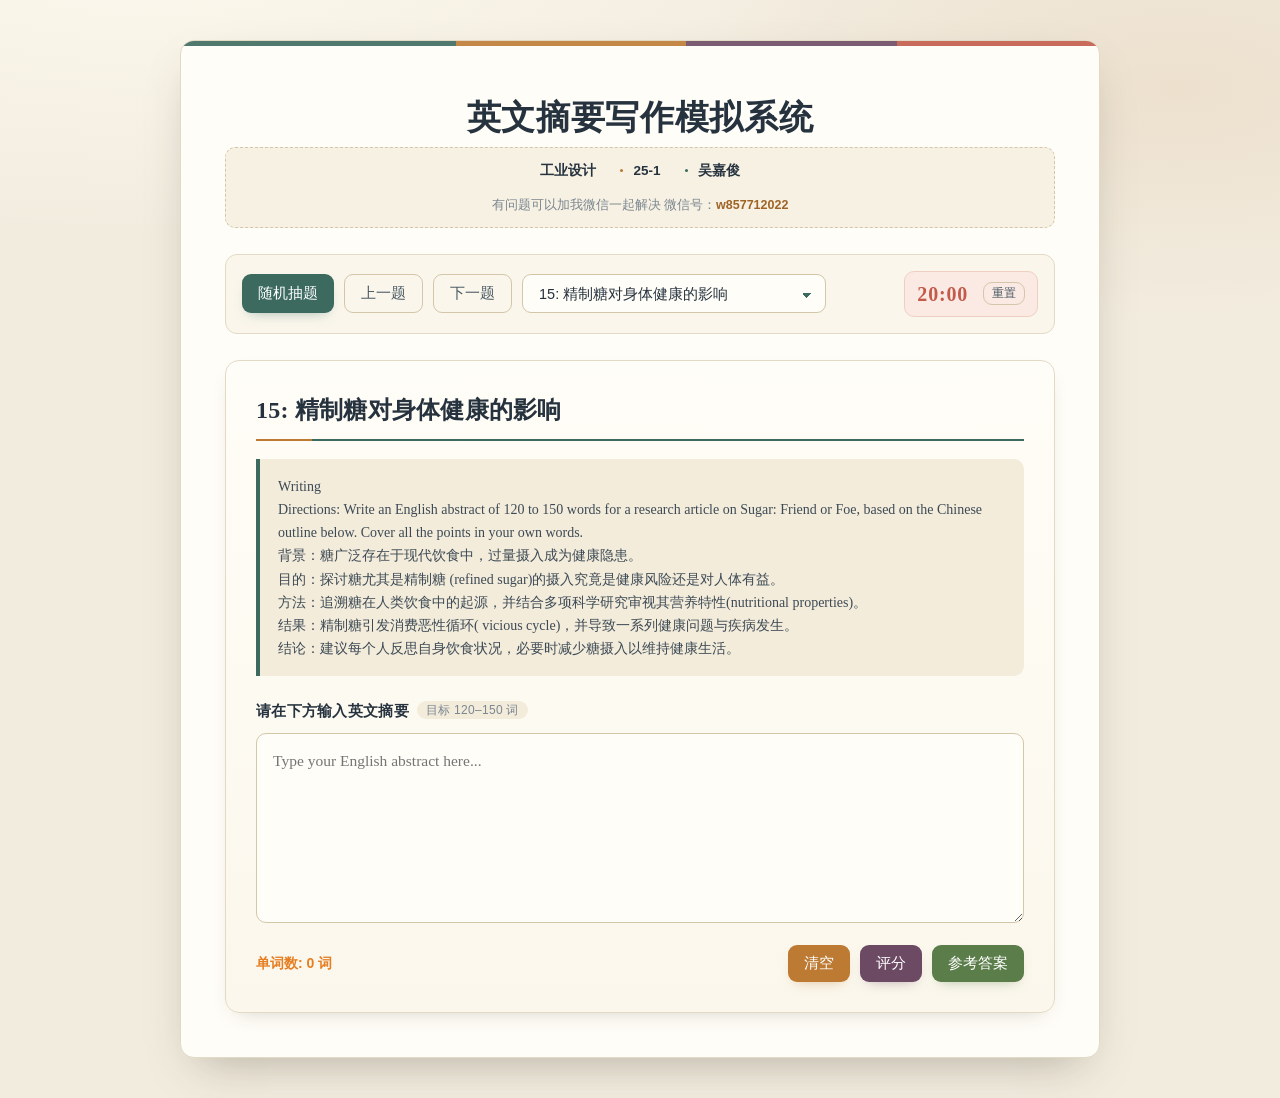
<file: index.html>
<!DOCTYPE html>
<html lang="zh-CN">
<head>
    <meta charset="UTF-8">
    <meta name="viewport" content="width=device-width, initial-scale=1.0">
    <title>期末英语摘要写作模拟系统</title>
    <link rel="stylesheet" href="style.css?v=20261101a">
</head>
<body>

<div class="container">
    <h1>英文摘要写作模拟系统</h1>

    <section>
        <div>
            <div>
                <h3 class="profile-major">工业设计</h3>
                <h3 class="profile-class">25-1</h3>
                <h3 class="profile-name">吴嘉俊</h3>
                <h4>有问题可以加我微信一起解决 微信号：<b>w857712022</b></h4>

            </div>
        </div>
    </section>
    <div class="control-panel">
        <div class="btn-group">
            <button onclick="drawRandomQuestion()">随机抽题</button>
            <button class="outline" onclick="prevQuestion()">上一题</button>
            <button class="outline" onclick="nextQuestion()">下一题 </button>
            <select id="questionSelect" onchange="selectQuestion(this.value)">
                <option value="">-- 选择具体题目 --</option>
            </select>
        </div>
        <div class="timer-box">
             <span id="timerDisplay" onclick="toggleTimer()" title="点击开始/暂停">20:00</span>
            <button class="outline" style="padding: 2px 8px; font-size: 12px; margin-left: 5px;" onclick="resetTimer()">重置</button>
        </div>
    </div>

   
    <div id="questionCard" class="card">
        <div class="question-header">
            <h2 id="qTitle" class="question-title"></h2>
        </div>
        
        <div id="qDirections" class="directions"></div>
        
     
        <div class="writing-area">
            <h5>请在下方输入英文摘要<span class="target-hint">目标 120–150 词</span></h5>
            <textarea id="userAnswer" spellcheck="false" autocorrect="off" autocapitalize="off" placeholder="Type your English abstract here..." oninput="updateWordCount();saveCurrentAnswer()"></textarea>
            
            <div class="action-row">
                <span class="word-count" id="wordCountDisplay">单词数: 0 词</span>
                <div class="btn-group">
                    <button class="warning" onclick="clearAnswer()">清空</button>
                    <button class="score" onclick="scoreAnswer()">评分</button>
                    <button class="secondary" onclick="toggleAnswer()">参考答案</button>
                </div>
            </div>
            <div id="scorePanel" class="score-panel"></div>
        </div>

        
        <div id="answerBox" class="answer-section">
            <div class="ans-title">参考答案:</div>
            <div id="qAbstract" class="abstract-text"></div>
            <div class="ans-title">关键词:</div>
            <div id="qKeywords" class="keywords"></div>
        </div>
    </div>
</div>

<script src="text-pos.js?v=20261022a"></script>

<!-- grammar-checker：词表层 → 核心层 → 规则层 → 残余规则 -->
<script src="grammar-checker/dictionaries/uncountables.js?v=20261022a"></script>
<script src="grammar-checker/dictionaries/prepositions.js?v=20261022a"></script>
<script src="grammar-checker/dictionaries/irregularities.js?v=20261022a"></script>
<script src="grammar-checker/core/tokenizer.js?v=20261022a"></script>
<script src="grammar-checker/core/protector.js?v=20261022a"></script>
<script src="grammar-checker/core/pipeline.js?v=20261022a"></script>
<script src="grammar-checker/rules/article.js?v=20261022a"></script>
<script src="grammar-checker/rules/tense.js?v=20261022a"></script>
<script src="grammar-rules.js?v=20261022a"></script>
<script src="app.js?v=20261101a"></script>

</body>
</html>
</file>
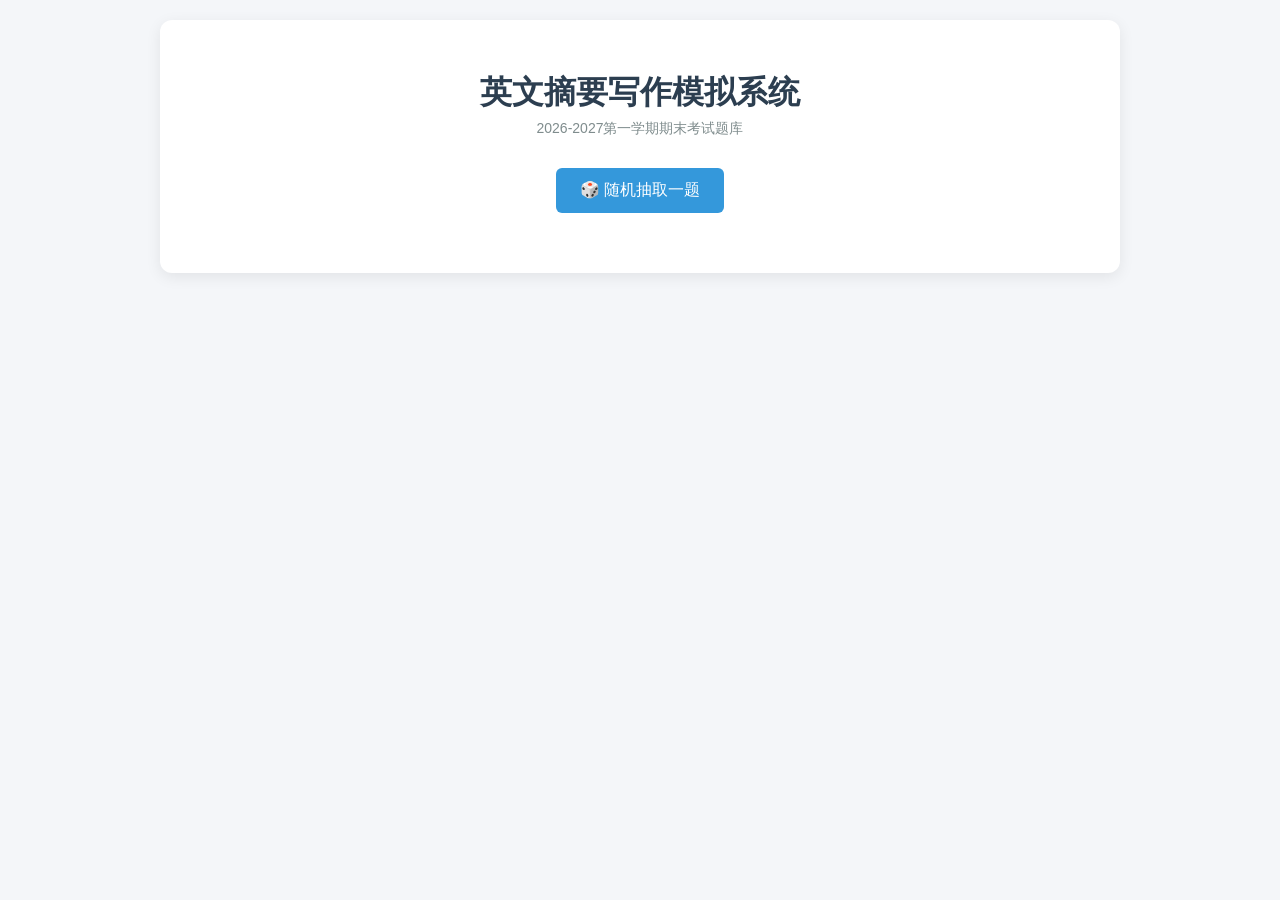
<file: 3ccc.html>
<!DOCTYPE html>
<html lang="zh-CN">
<head>
    <meta charset="UTF-8">
    <meta name="viewport" content="width=device-width, initial-scale=1.0">
    <title>期末英语摘要写作 - 随机抽题与模拟答题系统</title>
    <style>
        body {
            font-family: -apple-system, BlinkMacSystemFont, "Segoe UI", Roboto, "Helvetica Neue", Arial, sans-serif;
            background-color: #f4f6f9;
            color: #040d0e;
            margin: 0;
            padding: 20px;
        }
        .container {
            max-width: 900px;
            margin: 0 auto;
            background: #fff;
            padding: 30px;
            border-radius: 12px;
            box-shadow: 0 4px 15px rgba(0,0,0,0.08);
        }
        h1 {
            text-align: center;
            color: #2c3e50;
            margin-bottom: 5px;
        }
        .subtitle {
            text-align: center;
            color: #7f8c8d;
            margin-bottom: 30px;
            font-size: 14px;
        }
        .btn-box {
            display: flex;
            gap: 15px;
            justify-content: center;
            margin-bottom: 30px;
        }
        button {
            background-color: #3498db;
            color: white;
            border: none;
            padding: 12px 24px;
            font-size: 16px;
            border-radius: 6px;
            cursor: pointer;
            transition: background 0.2s;
        }
        button:hover {
            background-color: #2980b9;
        }
        button.secondary {
            background-color: #2ecc71;
        }
        button.secondary:hover {
            background-color: #27ae60;
        }
        button.warning {
            background-color: #e67e22;
        }
        button.warning:hover {
            background-color: #d35400;
        }
        .card {
            border: 1px solid #e1e8ed;
            border-radius: 8px;
            padding: 25px;
            background: #fafbfc;
            display: none;
        }
        .card.active {
            display: block;
        }
        .question-title {
            font-size: 20px;
            color: #2c3e50;
            margin-top: 0;
            margin-bottom: 15px;
            border-bottom: 2px solid #3498db;
            padding-bottom: 8px;
        }
        .directions {
            background: #eef2f5;
            padding: 15px;
            border-radius: 6px;
            margin-bottom: 20px;
            font-family: monospace;
            white-space: pre-wrap;
            line-height: 1.5;
            font-size: 14px;
        }
        .section-title {
            font-weight: bold;
            color: #2c3e50;
            margin-bottom: 8px;
            margin-top: 20px;
        }
       
        .writing-area {
            margin-top: 20px;
        }
        textarea {
            width: 100%;
            height: 160px;
            padding: 12px;
            box-sizing: border-box;
            border: 1px solid #cbd5e1;
            border-radius: 6px;
            font-size: 15px;
            font-family: inherit;
            resize: vertical;
            line-height: 1.5;
        }
        textarea:focus {
            outline: none;
            border-color: #3498db;
            box-shadow: 0 0 5px rgba(52, 152, 219, 0.3);
        }
        .word-count {
            text-align: right;
            font-size: 13px;
            color: #64748b;
            margin-top: 5px;
        }
        .action-row {
            display: flex;
            justify-content: space-between;
            align-items: center;
            margin-top: 10px;
        }
        .answer-section {
            margin-top: 25px;
            border-top: 2px dashed #cbd5e1;
            padding-top: 20px;
            display: none;
        }
        .answer-section.show {
            display: block;
        }
        .ans-title {
            color: #e67e22;
        }
        .abstract-text {
            line-height: 1.6;
            margin-bottom: 15px;
            text-align: justify;
            background: #fff;
            padding: 15px;
            border-radius: 6px;
            border: 1px solid #e2e8f0;
        }
        .keywords {
            font-style: italic;
            color: #555;
            background: #fff;
            padding: 10px 15px;
            border-radius: 6px;
            border: 1px solid #e2e8f0;
        }
    </style>
</head>
<body>

<div class="container">
    <h1>英文摘要写作模拟系统</h1>
    <div class="subtitle">2026-2027第一学期期末考试题库</div>

    <div class="btn-box">
        <button onclick="drawRandomQuestion()">🎲 随机抽取一题</button>
    </div>

    <div id="questionCard" class="card">
        <h2 id="qTitle" class="question-title"></h2>
        <div id="qDirections" class="directions"></div>
        
        <div class="writing-area">
            <div class="section-title">请在此处输入您的英文摘要 (建议 120-150 词)：</div>
            <textarea id="userAnswer" placeholder="Type your English abstract here..." oninput="updateWordCount()"></textarea>
            <div class="action-row">
                <span class="word-count" id="wordCountDisplay">单词数: 0 词</span>
                <div>
                    <button class="warning" onclick="clearAnswer()">清空输入</button>
                    <button class="secondary" onclick="toggleAnswer()">📖 显示/隐藏参考答案</button>
                </div>
            </div>
        </div>

       
        <div id="answerBox" class="answer-section">
            <div class="section-title ans-title">Reference Answer (参考答案):</div>
            <div id="qAbstract" class="abstract-text"></div>
            <div class="section-title ans-title">Keywords (关键词):</div>
            <div id="qKeywords" class="keywords"></div>
        </div>
    </div>
</div>

<script>
    const questions = [
        {
            id: 1,
            title: "1: 多地形自适应机器人",
            directions: "Writing\nDirections: Write an English abstract of 120 to 150 words for a research article on Robotic locomotion through active and passive morphological adaptation in extreme outdoor environments, based on the Chinese outline below. Cover all the points in your own words.\n背景：机器人在复杂环境中的灵活性仍不及动物，多数依赖复杂传感系统(sensing systems)，限制了其应用。\n目的：提出一种能主动改变外形以适配环境的机器人，提升复杂地形通过能力。\n方法：开发可在扁平(flat)与圆形形态间切换的机器人，实现驾驶、滚动与游泳多模式运动。\n结果：在4.5公里跨山区、水域与城市道路的测试中，该机器人在灵活性、能耗与可靠性上均优于传统机器人。\n结论：此类机器人有望用于环境监测、灾害响应(disaster response)与行星探测(planetary exploration)。",
            abstract: "Robots have made great progress in moving around, but they are still not as flexible and quick as animals when moving through complex environments. This limits their use in places where they could be very helpful. Most robots depend on complex sensing systems to understand their surroundings. A better approach is to let robots change their body shape to fit the environment. In this study, we developed a robot that can actively change its shape. It can switch between a flat form and a round form, which allows it to drive, roll, and swim across different types of ground. The robot does not need many sensors because its flexible body can naturally adapt to the environment. We tested the robot on a 4.5-kilometer path across mountains, water, and city streets. It performed better than traditional robots in terms of flexibility, energy use, and reliability. This kind of robot could be useful for many tasks, such as monitoring the environment, responding to disasters, and exploring other planets.",
            keywords: "robot; complex environment; shape change; multi-terrain movement; flexible body;"
        },
        {
            id: 2,
            title: "2: 上海市垃圾分类",
            directions: "Writing\nDirections: Write an English abstract of 120 to 150 words for a research article on The Effectiveness of the Garbage Classification Regulation in Shanghai, based on the Chinese outline below. Cover all the points in your own words.\n背景：垃圾分类(garbage classification)是环境保护的重要组成部分，但其法规实施效果尚不明确。\n目的：探究上海市现行垃圾分类法规的实施效果。\n方法：于2015年5月对上海市居民与环卫工人开展问卷调查(n=300)，并对部分小区居民与垃圾处理站环卫工人进行实地访谈。\n结果：尽管大多数受访者知晓垃圾分类的益处，但是仅有31%的受访者已养成良好的垃圾分类习惯，主要原因在于公众对环境保护意识的缺乏。",
            abstract: "Garbage classification, a significant part of environment protection, has drawn increasing attention of both the public and the government. In order to explore the effectiveness of the current regulation on garbage classification in Shanghai, a survey via questionnaires (n=300) was conducted in May,2015 among residents and sanitation workers in Shanghai on their awareness of and attitudes toward garbage classification. An interview was also conducted in some housing estates and garbage management stations. The study reveals that despite most respondents’ awareness of the benefits of garbage classification,only 31% of them have formed such a good habit. Lack of the awareness of environment protection is the primary reason for the gap. Respondents’ poor knowledge of the garbage management and classification is also to blame.",
            keywords: "urban domestic garbage; garbage regulation; garbage classification; Shanghai"
        },
        {
            id: 3,
            title: "3: 早课与学生学业成果",
            directions: "Writing\nDirections: Write an English abstract of 120 to 150 words for a research article on Early morning university classes are associated with impaired sleep and academic performance, based on the Chinese outline below. Cover all the points in your own words.\n背景：上课出勤与充足睡眠对学生的学业成功至关重要。\n目的：检验清晨上课是否与较低出勤率、较短睡眠及较差学业表现相关。\n方法：分析23,391名学生Wi-Fi连接日志(Wi-Fi connection logs)、39,458名学生系统登录与181名学生活动记录仪(actigraphy)数据及33,818名学生成绩。\n结果：8:00课程出勤率低10个百分点；清晨上课组的夜间睡眠时长比晚课组短一小时；学生每周参加清晨课程的天数与其平均绩点呈负相关。\n结论：清晨上课与学习成效之间存在关联。",
            abstract: "Attending classes and sleeping well are important for students’ academic success. Here, we tested whether early morning classes are associated with lower attendance, shorter sleep and poorer academic achievement by analyzing university students’ digital traces. Wi-Fi connection logs in 23,391 students revealed that lecture attendance was about ten percentage points lower for classes at 08:00 compared with later start times. Diurnal patterns of Learning Management System logins in 39,458 students and actigraphy data in 181 students demonstrated that nocturnal sleep was an hour shorter for early classes because students woke up earlier than usual. Analyses of grades in 33,818 students showed that the number of days per week they had morning classes was negatively correlated with grade point average. These findings suggest concerning associations between early morning classes and learning outcomes.",
            keywords: "University students; Morning classes; Class attendance; Sleep duration; Academic performance"
        },
        {
            id: 4,
            title: "4: 气候变化与物种灭绝",
            directions: "Writing\nDirections: Write an English abstract of 120 to 150 words for a research article on Climate change extinctions, based on the Chinese outline below. Cover all the points in your own words.\n背景：气候变化预计对生物多样性(biodiversity)造成不可逆的影响，但其具体风险究竟有多大，长期以来难以准确预判。\n目的：研究团队尝试对全球范围内气候变化导致的物种灭绝风险进行定量测算。\n方法：整合485项研究与超500万条预测数据，开展全球荟萃分析(meta-analysis)。\n结果：升温超过1.5℃时，物种灭绝加速；温室气体高排放情景下约三分之一物种受到威胁；两栖动物与山地、岛屿、淡水物种风险最高。\n结论：除控制温室气体外，明确优先保护物种是维系生物多样性的关键。",
            abstract: "Climate change is expected to cause irreversible changes to biodiversity, but predicting those risks remains uncertain. I synthesized 485 studies and more than 5 million projections to produce a quantitative global assessment of climate change extinctions. With increased certainty, this meta-analysis suggests that extinctions will accelerate rapidly if global temperatures exceed 1.5°C. The highest-emission scenario would threaten approximately one-third of species, globally. Amphibians; species from mountain, island, and freshwater ecosystems; and species inhabiting South America, Australia, and New Zealand face the greatest threats. In line with predictions, climate change has contributed to an increasing proportion of observed global extinctions since 1970. Besides limiting greenhouse gases, pinpointing which species to protect first will be critical for preserving biodiversity until anthropogenic climate change is halted and reversed.",
            keywords: "climate change; biodiversity; species extinction; meta-analysis; global warming; endangered species"
        },
        {
            id: 5,
            title: "5: 长江禁渔与生物多样性修复",
            directions: "Writing\nDirections: Write an English abstract of 120 to 150 words for a research article on Fishing ban halts seven decades of biodiversity decline in the Yangtze River, based on the Chinese outline below. Cover all the points in your own words.\n背景：自20世纪50年代起，中国经济的快速发展引发了前所未有的淡水生物多样性(freshwater biodiversity)危机。\n目的：评估2021年长江禁渔令(fishing ban)这一大规模保护行动的有效性。\n方法：对比禁渔前后(2018至2023)长江干流鱼类群落(fish communities)状况。\n结果：七十年的生物多样性衰退态势已得到遏制，鱼类生物量(fish biomass)、个体健康状况与物种多样性得到改善，受威胁物种初步恢复。\n结论：大规模的保护行动能够遏制长江流域生物多样性的丧失，为其他大型河流的生物多样性的恢复带来了希望。",
            abstract: "China’s rapid economic development has triggered an unparalleled freshwater biodiversity crisis since the 1950s. To restore fisheries resources, the Yangtze River Fishing Ban was implemented in 2021 to cease all basin-wide commercial fishing. We evaluate the effectiveness of this large-scale conservation action by assessing fish communities across main-stem habitats before and after the ban (2018 to 2023). The seven-decadal biodiversity loss was halted with improvements in fish biomass, body condition, species diversity, and initial recovery of threatened species. Eliminating fishing pressure was likely key to this recovery, in addition to actions targeting water quality improvement, hydrological and riparian habitat restoration, and vessel traffic reduction. Ambitious conservation actions can halt biodiversity loss in the Yangtze River, bringing hope for biodiversity recovery in other large rivers.",
            keywords: "Yangtze river; fishing ban; biodiversity recovery; fish community; freshwater ecosystem; ecological conservation"
        },
        {
            id: 6,
            title: "6: 全球肥胖问题",
            directions: "Writing\nDirections: Write an English abstract of 120 to 150 words for a research article on Obesity rise plateaus in developed nations and accelerates in developing nations, based on the Chinese outline below. Cover all the points in your own words.\n背景：过去全球肥胖报告普遍依赖长期比较，缺乏对动态变化的详细分析，这导致了对肥胖趋势过于简化的认识。\n目的：分析1980至2024年全球肥胖群体变化趋势及其驱动因素。\n方法：基于4,050项人群研究、2.32亿受试者的身高、体重数据开展趋势分析。\n结果：高收入国家儿童青少年肥胖率在90年代放缓并进入平台期(plateau)，2000年后略有下降；中低收入国家持续上升。\n结论：全球肥胖趋势呈现显著差异，根源在于食物获取与消费环节存在社会、经济及技术条件的不同，欠发达地区亟需制定针对性的政策加以干预。",
            abstract: "Global obesity reports usually rely on long-term comparisons and lack detailed dynamic analysis. Based on height and weight data from 232 million participants across 4,050 population-based studies, this study analyzed global obesity trends from 1980 to 2024. In high-income countries, the rising obesity rate among children and adolescents slowed in the 1990s and later plateaued, with slight declines observed after 2000. Adult obesity growth followed a similar but delayed slowing trend. Obesity prevalence continues to rise or remain high in most low- and middle-income countries. The distinct global obesity trends are driven by social, economic and technological differences related to food access and consumption, indicating targeted policy interventions are essential for less developed regions.",
            keywords: "obesity; prevalence trend; global population; high-income countries; policy intervention"
        },
        {
            id: 7,
            title: "7: 自然绘画的疗愈体验设计",
            directions: "Writing\nDirections: Write an English abstract of 120 to 150 words for a research article on When Darkness Brings Light: Framing Healing Experience through Nature Paintings to Stimulate Negative and Positive Emotions, based on the Chinese outline below. Cover all the points in your own words.\n背景：自然风景画能引发丰富多样的情绪，但它能否用于心理疗愈，目前研究还很少。\n目的：探讨引导式艺术治疗对情绪改善的效果：通过让受试者观看自然风景画，激发其负面与正面两类情绪体验，进而考察这种体验能否支持心理疗愈。\n方法：基于外化技术(externalization technique)，采用16幅专家精选画作实施引导式艺术治疗(art therapy)，开展在线实验。\n结果：治疗后情绪显著改善，低心理韧性( resilience)群体改善幅度更大；定性分析提炼出六个创伤体验主题与七个疗愈体验主题。\n结论：在整合多元疗愈路径的基础上，提出概念框架(conceptual framework)，为设计个性化疗愈体验提供参考。",
            abstract: "Nature paintings can provoke dynamic emotional experiences. However, their therapeutic potential beyond merely inducing positive emotions remains underexplored. Informed by the externalization technique from post-trauma therapy, we stimulate both negative and positive emotional experiences through visual engagement with nature paintings. Further, we investigate their potential in supporting healing, along with the influence of personal traits and the severity of illness. Using 16 expert-curated paintings depicting distinctive emotions, we take a guided art therapy approach. Participants reflected on past illnesses and imagined healing journeys using negative and positive paintings of their choice, respectively. The result of an online experiment yielded significant mood enhancement after the guided art therapy, with the effect being significantly stronger in the lower resilience group. Qualitative analysis revealed six themes that conceptualize individuals’ traumatic experiences and seven themes for healing experiences. The severity of illness influenced which of these themes were dominant in art-induced healing experiences. Integrating diverse pathways to healing, we introduce a conceptual framework and discuss design implications for creating personalized healing experiences.",
            keywords: "nature paintings; art therapy; emotional experience; healing; resilience"
        },
        {
            id: 8,
            title: "8: 语言多样性的兴衰",
            directions: "Writing\nDirections: Write an English abstract of 120 to 150 words for a research article on The rise and fall of language diversity through the Holocene, based on the Chinese outline below. Cover all the points in your own words.\n背景：语言多样性的形成因素关乎人类历史、文化与认知的理解。\n目的：探究全球语言多样性的演变轨迹及其驱动因素。\n方法：结合统计建模与社会计算建模进行模拟分析。\n结果：人口的繁衍与增长，带来了语言种类的日益繁盛。然而，语言多样性的大幅减少并非始于近代殖民扩张( colonial expansion)时期，而是在多民族帝国(multinational empires)首次伴随其语言与文化向外扩张之时便已开始。\n结论：语言多样性的流失在塑造语言与文化多样性中的作用远超预期。",
            abstract: "Characterizing the factors that have shaped linguistic diversity is fundamental for understanding human history, culture, and cognition. In this study, we combined statistical and social computational modeling to model trajectories of global linguistic diversity. Before the onset of plant and animal domestication, the number of languages was smaller than it is today. Subsequent increases in global population precipitated increased linguistic diversity. We uncovered a linguistic “golden age” with tens of thousands of languages 3000 to 1000 years ago. Great loss of linguistic diversity did not begin with recent colonial expansion but as multinational empires first spread along with their languages and cultures. Thus, extinction has likely played a much greater role in shaping linguistic and cultural diversity than previously thought.",
            keywords: "linguistic diversity, language extinction, ethnographic data, computational modeling"
        },
        {
            id: 9,
            title: "9: 牛磺酸缺乏与衰老",
            directions: "Writing\nDirections: Write an English abstract of 120 to 150 words for a research article on Taurine deficiency as a driver of aging, based on the Chinese outline below. Cover all the points in your own words.\n背景：衰老与循环血液中多种分子(molecule)水平的变化有关，但其中一些变化的具体分子身份或生物学意义尚不明确。\n目的：探究牛磺酸(taurine)浓度下降是否为衰老的驱动因素。\n方法：首先在小鼠、猴子和人类中检测牛磺酸浓度随年龄的变化；随后对中年小鼠进行牛磺酸补充，评估其骨骼、肌肉、大脑、免疫等多项健康指标，并在人类中分析牛磺酸水平与疾病及运动的关系。\n结果：牛磺酸(taurine)浓度随年龄增长而下降；补充牛磺酸后，充牛磺酸可延长小鼠的健康寿命和预期寿命，猴子也获得健康收益，中年小鼠多项身体机能明显改善；人类中牛磺酸水平越低，患年龄相关疾病越多，耐力运动后浓度则会升高。\n结论：牛磺酸(taurine)缺乏可能是衰老的一个驱动因素，但要证实它是否同样导致人类衰老，还需开展长期、严格对照的人体补充试验。",
            abstract: "Aging is associated with changes in circulating levels of various molecules, some of which remain undefined. We find that concentrations of circulating taurine decline with aging in mice, monkeys, and humans. A reversal of this decline through taurine supplementation increased the health span and life span in mice and health span in monkeys. We, therefore, investigated the health of taurine-fed middle-aged mice and found an improved functioning of bone, muscle, brain, fat and immune system, indicating an overall improvement in health. In humans, lower taurine concentrations correlated with several age-related diseases and taurine concentrations increased after acute endurance exercise. Thus, taurine deficiency may be a driver of aging because its reversal increases health span in worms, rodents, and primates and life span in worms and rodents. To test whether taurine deficiency is a driver of aging in humans as well, long-term, well-controlled taurine supplementation trials are needed.",
            keywords: "taurine, aging, health span, life span, age-related diseases"
        },
        {
            id: 10,
            title: "10: 智能美学设计",
            directions: "Writing\nDirections: Write an English abstract of 120 to 150 words for a research article on Designing Aesthetics of Intelligence, based on the Chinese outline below. Cover all the points in your own words.\n背景：设计与美学始终与新兴技术(emerging technology)相伴发展。\n目的：探讨人工智能如何与设计及美学产生关联，并提出指导原则。\n方法：通过设计典范案例，追溯外观、交互与转化三波设计美学浪潮中的审美历程。\n结果：由此引出第四波“智能美学”(aesthetics of intelligence)。\n结论：提出五项原则，为智能时代提供美学指南(aesthetic compass)。",
            abstract: "Design and aesthetics have always been in a relationship with emerging technology and materials, as each advancement in technology offered and required new opportunities for design and aesthetics. In this piece I want to offer my perspective on how Artificial Intelligence and its technologies can relate to design and aesthetics. Through design exemplars, I will trace my own journey and aesthetic values across three previous waves of design aesthetics: appearance, interaction, and transformation, to arrive at a fourth wave of \"aesthetics of intelligence.\" I will propose five principles that might help to offer an aesthetic compass for navigating these challenging times.",
            keywords: "artificial Intelligence; design aesthetics; aesthetics of intelligence; interaction design, transformation"
        },
        {
            id: 11,
            title: "11: 旅游地碳排放",
            directions: "Writing\nDirections: Write an English abstract of 120 to 150 words for a research article on A Framework to Help Destinations Manage Carbon Risk from Aviation, based on the Chinese outline below. Cover all the points in your own words.\n背景： 全球旅游业蓬勃发展，航空旅行需求持续增长，但旅客出行产生的碳足迹使目的地在吸引更多游客时面临更加复杂的决策难题。\n目的： 评估旅客往返目的地所蕴含的碳风险，帮助目的地认识其在经济、金融、社会和环境成本方面的绝对风险与相对风险。\n方法： 采用以需求为导向的分析思路，提出十项碳风险指标，并选取四个机场作为案例进行对比评估。\n结果： 生成了碳相关、旅客相关和航线相关指标的全球基准，列出了受碳风险影响最大的目的地名单，揭示了旅客规模、地理位置、航线网络及出行行为等因素对风险暴露程度的差异化影响。\n结论：为目的地应对碳风险提供针对性建议。",
            abstract: "Global tourism is booming, and so is demand for air travel. Recognizing that travelers come with a carbon footprint increases the complexity of decision-making for destinations that seek to attract more visitors. The carbon risk inherent in travel to and from a destination could be substantial but current approaches of accounting and lack of transparent data impede a full understanding of exposure and trends. This research therefore takes a demand-focused approach and proposes ten carbon risk indicators that help destinations assess their absolute and relative risk to the economic, financial, social, and environmental costs of carbon. The analysis generates global benchmarks for carbon-, passenger- and itinerary-related indicators, and presents a list of most exposed destinations, approximated by departure airports. A comparative assessment of four airports highlights how differences in passenger volumes, geography, route network and travel behaviour by markets influence exposure. Recommendations for destinations are provided.",
            keywords: "carbon risk; aviation destinations; indicators; itineraries; emissions"
        },
        {
            id: 12,
            title: "12: 智能可穿戴设备",
            directions: "Writing\nDirections: Write an English abstract of 120 to 150 words for a research article on Health Monitoring Through Wearable Technologies for Older Adults: Smart Wearables Acceptance Model, based on the Chinese outline below. Cover all the points in your own words.\n背景：当前，人口老龄化趋势日益加剧，老年人医疗与长期照护需求持续增长，给社会带来了沉重负担。\n目的：探究老年人接受智能可穿戴系统(smart wearable systems)的影响因素。\n方法：运用结构方程模型(structural equation modeling)构建接受模型，采集146名60岁及以上成年人的问卷样本进行了验证。\n结果：感知有用性、系统兼容性、便利条件以及自我健康评价均对老年人的使用意愿具有显著正向影响。\n结论：为提升老年人技术接受度提供实践启示。",
            abstract: "In the context of a fast aging population, widespread usage of smart wearable systems can alleviate the social burden caused by the increasing need of older adults for healthcare and assistance. To facilitate and encourage the use of smart wearable systems among older adults, this study investigated the factors that contribute to the acceptance of such systems, and smart wearables acceptance model for older adults was developed using structural equation modeling. The model was validated using 146 survey samples collected from adults aged 60 years and above. The results indicated that perceived usefulness, compatibility, facilitating conditions, and self-reported health status significantly and positively affect older adults’ intention to use such technologies. Useful implications and insights were provided to future researchers and practitioners to enhance older adults’ acceptance of smart wearable systems.",
            keywords: "smart wearable systems; health monitoring; telehealth; older adults; technology acceptance"
        },
        {
            id: 13,
            title: "13: 转基因食品调查",
            directions: "Writing\nDirections: Write an English abstract of 120 to 150 words for a research article on A Survey of College Students’ Attitudes Toward GM Foods, based on the Chinese outline below. Cover all the points in your own words.\n背景：生物技术已用于食品生产，但可能影响人体健康。\n目的：了解大学生对转基因食品(genetically modified foods)的接受度及其态度是否因产品而异。\n方法：对复旦大学与同济大学210名不同背景学生开展问卷调查。\n结果：有无生物或医学背景的学生，态度差异显著。就产品接受度而言，不同产品存在差异，口味与健康是关键考量因素，价格同样影响购买意愿。",
            abstract: "Biotechnology has now been used in food production. But it might impact human health negatively. Consumers’ attitudes toward GM (genetically modified) foods are important for policy makers. The paper attempts to find to which extent college students will accept GM foods and whether their attitudes toward GM foods are product-specific or not. A survey was conducted in a total of 210 students with different academic backgrounds at Fudan University and Tongji University. The result shows that there is a great difference between the attitudes toward GM foods of students with or without an academic background of biology and medicine. It also suggests that the acceptance of GM foods is product-specific and that taste and health are two factors affecting college students’ choice. Price is also a factor which influences students’ willingness to purchase GM foods.",
            keywords: "GM foods, college students, attitudes"
        },
        {
            id: 14,
            title: "14: 表情符号在健康信息设计中的应用",
            directions: "Writing\nDirections: Write an English abstract of 120 to 150 words for a research article on Visual-Textual Integration: Emoji as a Supplement in Health Information Design, based on the Chinese outline below. Cover all the points in your own words.\n背景：表情符号（emoji）日益普及，在健康信息传播中受关注。\n目的：探索表情符号在健康信息中的使用模式及其作为视觉语言（visual language）的潜力。\n方法：组织焦点小组（focus group）并开展设计实验，构建69个健康主题表情符号微数据库。\n结果：提出表情符号数量、使用频率与布局建议，并考察其与文字整合的指称维度。\n结论：为视觉健康传播领域提供了细致的理论洞见(theoretical insights)，并为信息设计实践提供了现实指导意义。",
            abstract: "The growing popularity of emoji has drawn attention to social media interactions, including within the context of health information. This study explored and analyzed the usage patterns of emoji in relation to health information by arranging a focus group and conducting a design experiment. To this end, we created a micro-database of 69 health-themed emoji representing various parts of speech; specifically, they could function as nouns, verbs, and adjectives simultaneously. An information design experiment was conducted to investigate how emoji could be used as a visual language to assist in the design and communication of health information. Our analysis yielded several important findings, including (1) recommendations regarding the quantity, frequency, and placement of emoji in health information; (2) an examination of the denotative aspects of emoji-word integration in visual language. This study constitutes a first step in understanding the design application paradigms of emoji in health communication and provides detailed theoretical insights into visual health communication as well as practical implications for information design.",
            keywords: "emoji; health information; visual language; health communication; information design"
        },
        {
            id: 15,
            title: "15: 精制糖对身体健康的影响",
            directions: "Writing\nDirections: Write an English abstract of 120 to 150 words for a research article on Sugar: Friend or Foe, based on the Chinese outline below. Cover all the points in your own words.\n背景：糖广泛存在于现代饮食中，过量摄入成为健康隐患。\n目的：探讨糖尤其是精制糖 (refined sugar)的摄入究竟是健康风险还是对人体有益。\n方法：追溯糖在人类饮食中的起源，并结合多项科学研究审视其营养特性(nutritional properties)。\n结果：精制糖引发消费恶性循环( vicious cycle)，并导致一系列健康问题与疾病发生。\n结论：建议每个人反思自身饮食状况，必要时减少糖摄入以维持健康生活。",
            abstract: "This paper investigates whether sugar, especially refined sugar so prevalent in food nowadays, is more of a health risk than a health benefit. Sugar can be found, both naturally and artificially, in almost all aspects of the modern diet, and the over-consumption of sugar is a cause for concern in the modern world. The paper examines the origins of sugar in the human diet and then considers some of the nutritional properties of sugar. Based on the conclusions of various scientific research papers, it is argued that sugar, especially in its refined state, is responsible for creating a vicious cycle of consumption and a range of disturbing conditions and illnesses. The paper concludes by strongly suggesting that everybody should reflect on their diet and, if need be, reduce their sugar intake in order to maintain a healthy life.",
            keywords: "sugar; refined sugar; over-consumption; diet; health risk; nutritional properties"
        },
        {
            id: 16,
            title: "16: 大学生就业体验",
            directions: "Writing\nDirections: Write an English abstract of 120 to 150 words for a research article on How College Students Experience Work: Implications for Policy and Practice Development, based on the Chinese outline below. Cover all the points in your own words.\n背景：大学生职场体验项目现状有待评估与改进。\n目的：了解大学生职场体验项目现状，并提出优化建议。\n方法：采用问卷调查法，面向在校大学生及2015届毕业生发放问卷，共回收有效问卷1,459份。\n结果：满意度因薪酬与合同有无而显著不同，工作类型随参与期限变化。学生呼吁提高待遇、消除歧视并加强安全防护。\n结论：需建立制度性保障措施(institutional protection)以优化未来职场体验项目。",
            abstract: "The purpose of this study is to determine the status of work experience programs of college students and to suggest a measure for the future improvement of the work experience. A survey was conducted to the currently enrolled students of college and universities and those who graduated in 2015, and 1,459 respondents were collected and analyzed. These college students who had work experiences showed significant differences in satisfaction according to the absence or presence of salaries and written employment contracts, and they also displayed differences in terms of the types of jobs they performed depending on the participation period. Also they called for improvement of salaries, discriminative treatment and safety of work experience programs. In order to improve future work experience programs, it is necessary to establish institutional protection measures by reflecting those demands.",
            keywords: "work experience programs; college students; satisfaction; institutional protection; employment contracts"
        },
        {
            id: 17,
            title: "17: 消费者对转基因食品的态度",
            directions: "Writing\nDirections: Write an English abstract of 120 to 150 words for a research article on Consumer Attitudes Towards Genetically Modified Foods in Sweden, based on the Chinese outline below. Cover all the points in your own words.\n目的：调查瑞典消费者对转基因食品的态度及影响因素。\n方法：向全国2,000名18至65岁居民邮寄问卷，回收786份。\n结果：多数瑞典人对转基因食品持负面态度。男性、年轻人和学历高的人接受度更高。公众的主要顾虑在于道德层面，“好吃”或“便宜”并不足以促使他们购买；但若转基因食品有利于环保或健康，购买意愿则会明显提升。",
            abstract: "The present study reports attitudes towards genetically modified (GM) foods among Swedish consumers. A random nation-wide sample of 2,000 addresses, aged 18-65 years, were mailed a questionnaire and 786 responded. Most of these consumers were rather negative about GM foods. However, males, younger respondents and those with higher level of education were more positive than were females, older respondents and those with lower level of education. A majority of the consumers had moral and ethical doubts about eating GM foods and did not perceive attributes like better taste or lower price as beneficial enough to persuade them to purchase GM foods. However, tangible benefits, like being better for the environment or healthier, seemed to increase willingness to purchase GM foods.",
            keywords: "genetically modified (GM) foods, consumer attitudes, Swedish consumers, willingness to purchase, moral and ethical doubts, tangible benefits"
        },
        {
            id: 18,
            title: "18: 野火损害与森林可燃物处理",
            directions: "Writing\nDirections: Write an English abstract of 120 to 150 words for a research article on Wildfire damages and the cost-effective role of forest fuel treatments, based on the Chinese outline below. Cover all the points in your own words.\n背景：野火是21世纪最紧迫的环境挑战之一，长达一个世纪的灭火政策（fire suppression policies）导致森林可燃物不断积累。\n目的：评估可燃物处理在降低野火风险方面的成本效益。\n方法：整合美国西部有关野火、可燃物处理、灭火投入及灾害损失的高分辨率数据，采用准实验设计(quasi-experimental design)进行评估。\n结果：可燃物处理抑制了野火蔓延，降低了火势强度，避免了约28亿美元损失，每投入1美元可带来3.73美元的预期收益。\n结论：可燃物处理投入具有重要价值，研究为充分发挥其效能提供了指导。",
            abstract: "Wildfires are among the most pressing environmental challenges of the 21st century, intensified by the accumulation of forest fuels after a century of fire suppression policies. Although fuel-reduction treatments are a primary tool for reducing wildfire risk, they remain underutilized, partly owing to limited evidence of their economic value. In this study, we integrated high-resolution data on wildfires, fuel treatments, suppression effort, and damages across the Western United States to assess their cost-effectiveness. Using a quasi-experimental design, we found that fuel treatments reduced wildfire spread and severity, avoiding an estimated $2.8 billion in damages by limiting structure loss, cutting carbon dioxide emissions, and lowering fine particulate matter (PM2.5) exposure. Each dollar invested yielded $3.73 in expected benefits. Our findings demonstrate the value of fuel treatment investments and offer guidance for maximizing their effectiveness.",
            keywords: "wildfire; fuel treatment; cost-effectiveness; carbon dioxide emissions; PM2.5"
        },
        {
            id: 19,
            title: "19: 入侵物种对全球环境的影响",
            directions: "Writing\nDirections: Write an English abstract of 120 to 150 words for a research article on Invasive species ’environmental impacts are more severe in the Global South, based on the Chinese outline below. Cover all the points in your own words.\n背景：外来入侵物种（invasive alien species, IAS）是生物多样性的主要威胁，但其影响的分布格局尚不清楚。\n目的：揭示外来入侵物种对全球环境影响的真实分布格局。\n方法：利用新建立的全球标准化影响测量数据库，计算各国的平均影响严重程度。\n结果：尽管全球北方的报告数量是南方国家的两倍多，全球南方所受影响的严重程度反而更高，治理薄弱和管理能力有限是主要原因。\n结论：经济增长迅速但治理薄弱的新兴经济体尤其脆弱，应引导各方关注真正最受威胁的地区。",
            abstract: "Invasive alien species (IAS) are a major threat to biodiversity, yet their impact distribution remains poorly understood. Global biodiversity assessments suggest the highest impacts in wealthy countries of the Global North, but this is only inferred from IAS numbers, reflecting research bias. Using a new global database of standardized impact measures, we calculated average impact severity per country and found that it is higher in the Global South despite more than twice as many reports in the Global North. Weak governance and limited management capacity are the main drivers of high impact severity. Emerging economies with rapid economic growth but poor governance are particularly vulnerable. Failure to recognize the Global South as facing the highest IAS impacts diverts attention away from the most threatened regions.",
            keywords: "invasive alien species; biodiversity; Global South; governance; impact severity"
        },
        {
            id: 20,
            title: "20: 大语言模型的临床推理表现",
            directions: "Writing\nDirections: Write an English abstract of 120 to 150 words for a research article on Performance of a large language model on the reasoning tasks of a physician, based on the Chinese outline below. Cover all the points in your own words.\n背景：65多年前，复杂的临床诊断推理(clinical diagnostic reasoning)病例即被引入，作为评估专家级医学计算系统的金标准，并沿用至今。\n目的：评估大语言模型(LLM)在临床推理任务上的表现。\n方法：在五项实验中以数百名医师的表现为基线进行评估，并在一家大型三级学术医学中心的急诊室开展比较研究。\n结果：大语言模型(LLM)在所有实验中均优于医师基线，且较此前几代AI临床决策支持系统有明显提升。\n结论：大语言模型(LLM)已超越大多数临床推理基准，当务之急是开展前瞻性试验(prospective trials)。",
            abstract: "More than 65 years ago, complex clinical diagnostic reasoning cases were introduced as the gold standard for the evaluation of expert medical computing systems, a standard that has held ever since. In this study, we report the results of a physician evaluation of a large language model (LLM) on challenging clinical cases across five experiments with a baseline of hundreds of physicians. We then report a real-world study comparing human expert and artificial intelligence (AI) second opinions in randomly selected patients in the emergency room of a major tertiary academic medical center. In all experiments, the LLM outperformed physician baselines and displayed continued improvement from prior generations of AI clinical decision support. Our study suggests that LLMs have eclipsed most benchmarks of clinical reasoning, motivating the urgent need for prospective trials.",
            keywords: "large language model; clinical reasoning; diagnostic reasoning; artificial intelligence; emergency room"
        }
    ];

    let currentQuestion = null;

    function drawRandomQuestion() {
        const randomIndex = Math.floor(Math.random() * questions.length);
        currentQuestion = questions[randomIndex];

        // 渲染到页面
        document.getElementById('qTitle').innerText = currentQuestion.title;
        document.getElementById('qDirections').innerText = currentQuestion.directions;
        document.getElementById('qAbstract').innerText = currentQuestion.abstract;
        document.getElementById('qKeywords').innerText = currentQuestion.keywords;

        // 清空输入框和答案折叠状态
        document.getElementById('userAnswer').value = '';
        updateWordCount();
        document.getElementById('answerBox').classList.remove('show');
        
       
        document.getElementById('questionCard').classList.add('active');
    }

    function updateWordCount() {
        const text = document.getElementById('userAnswer').value.trim();
        // 简单按空格分词统计英文单词数
        const words = text === '' ? [] : text.split(/\s+/);
        const count = words.length;
        
        const display = document.getElementById('wordCountDisplay');
        display.innerText = `单词数: ${count} 词`;
        
        if (count >= 120 && count <= 150) {
            display.style.color = '#27ae60'; // 符合要求显示绿色
        } else {
            display.style.color = '#e67e22'; // 提醒偏多或偏少显示橙色
        }
    }

    function clearAnswer() {
        document.getElementById('userAnswer').value = '';
        updateWordCount();
    }

    function toggleAnswer() {
        const answerBox = document.getElementById('answerBox');
        answerBox.classList.toggle('show');
    }
</script>

</body>
</html>
</file>
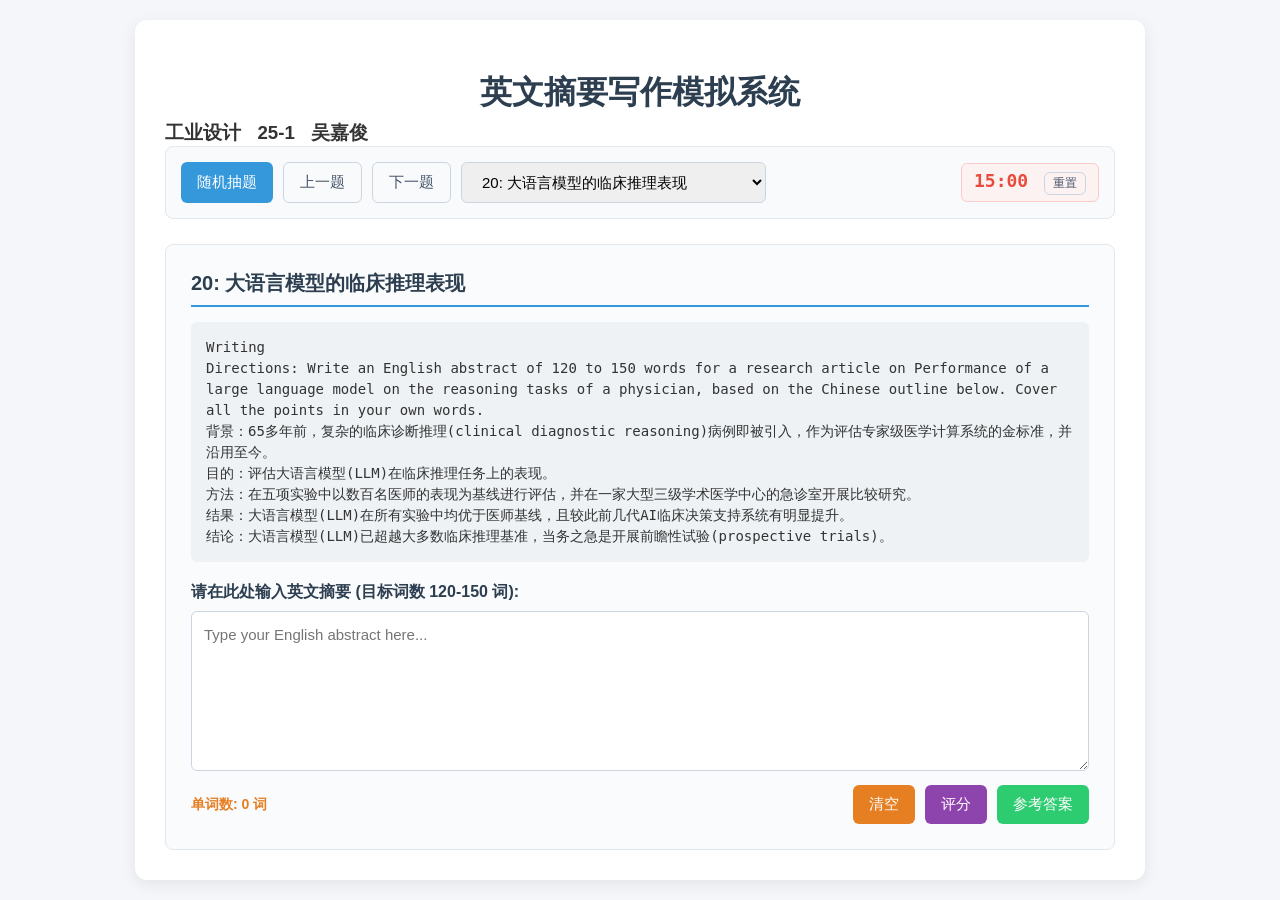
<file: 4ccc.html>
<!DOCTYPE html>
<html lang="zh-CN">
<head>
    <meta charset="UTF-8">
    <meta name="viewport" content="width=device-width, initial-scale=1.0">
    <title></title>
    <style>
        body {
            font-family: -apple-system, BlinkMacSystemFont, "Segoe UI", Roboto, "Helvetica Neue", Arial, sans-serif;
            background-color: #f4f6f9;
            color: #333;
            margin: 0;
            padding: 20px;
        }
        .container {
            max-width: 950px;
            margin: 0 auto;
            background: #fff;
            padding: 30px;
            border-radius: 12px;
            box-shadow: 0 4px 15px rgba(0,0,0,0.08);
        }
        .profile-major,.profile-class,.profile-name{
            display: inline;
            margin-right:12px;
        }
        h1 {
            text-align: center;
            color: #2c3e50;
            margin-bottom: 5px;
        }
        .subtitle {
            text-align: center;
            color: #7f8c8d;
            margin-bottom: 20px;
            font-size: 14px;
        }
        .control-panel {
            display: flex;
            flex-wrap: wrap;
            gap: 12px;
            justify-content: space-between;
            align-items: center;
            background: #f8fafc;
            padding: 15px;
            border-radius: 8px;
            border: 1px solid #e2e8f0;
            margin-bottom: 25px;
        }
        .btn-group {
            display: flex;
            gap: 10px;
            flex-wrap: wrap;
        }
        select, button {
            padding: 10px 16px;
            font-size: 15px;
            border-radius: 6px;
            border: 1px solid #cbd5e1;
            cursor: pointer;
            transition: all 0.2s;
        }
        button {
            background-color: #3498db;
            color: white;
            border: none;
        }
        button:hover { background-color: #2980b9; }
        button.secondary { background-color: #2ecc71; }
        button.secondary:hover { background-color: #27ae60; }
        button.warning { background-color: #e67e22; }
        button.warning:hover { background-color: #d35400; }
        button.outline { background-color: transparent; color: #475569; border: 1px solid #cbd5e1; }
        button.outline:hover { background-color: #f1f5f9; }
        
        .timer-box {
            font-family: monospace;
            font-size: 18px;
            font-weight: bold;
            color: #e74c3c;
            background: #fdf2f2;
            padding: 6px 12px;
            border-radius: 6px;
            border: 1px solid #fecaca;
        }
        #timerDisplay {
            cursor: pointer;
            user-select: none;
        }

        .card {
            border: 1px solid #e1e8ed;
            border-radius: 8px;
            padding: 25px;
            background: #fafbfc;
            display: none;
        }
        .card.active { display: block; }
        
        .question-header {
            display: flex;
            justify-content: space-between;
            align-items: center;
            border-bottom: 2px solid #3498db;
            padding-bottom: 8px;
            margin-bottom: 15px;
        }
        .question-title {
            font-size: 20px;
            color: #2c3e50;
            margin: 0;
        }
        .directions {
            background: #eef2f5;
            padding: 15px;
            border-radius: 6px;
            margin-bottom: 20px;
            font-family: monospace;
            white-space: pre-wrap;
            line-height: 1.5;
            font-size: 14px;
        }
        
        textarea {
            width: 100%;
            height: 160px;
            padding: 12px;
            box-sizing: border-box;
            border: 1px solid #cbd5e1;
            border-radius: 6px;
            font-size: 15px;
            font-family: inherit;
            resize: vertical;
            line-height: 1.5;
        }
        textarea:focus {
            outline: none;
            border-color: #3498db;
            box-shadow: 0 0 5px rgba(52, 152, 219, 0.3);
        }
        .action-row {
            display: flex;
            justify-content: space-between;
            align-items: center;
            margin-top: 10px;
        }
        .word-count {
            font-size: 14px;
            font-weight: bold;
            color: #64748b;
        }
        
        .answer-section {
            margin-top: 25px;
            border-top: 2px dashed #cbd5e1;
            padding-top: 20px;
            display: none;
        }
        .answer-section.show { display: block; }
        .ans-title {
            font-weight: bold;
            color: #e67e22;
            margin-bottom: 8px;
            margin-top: 15px;
        }
        .abstract-text, .keywords {
            line-height: 1.6;
            background: #fff;
            padding: 15px;
            border-radius: 6px;
            border: 1px solid #e2e8f0;
        }
        .keywords { font-style: italic; color: #555; }

        /* 评分模块 */
        button.score { background-color: #8e44ad; }
        button.score:hover { background-color: #703688; }
        .score-panel { display: none; margin-top: 15px; border: 1px solid #e2e8f0; border-radius: 8px; padding: 15px; background: #fff; }
        .score-panel.show { display: block; }
        .score-total { font-size: 24px; font-weight: bold; text-align: center; }
        .score-grade { text-align: center; font-size: 13px; color: #64748b; margin-bottom: 12px; }
        .score-row { display: flex; align-items: center; gap: 10px; margin-bottom: 2px; font-size: 13px; }
        .score-label { width: 120px; flex-shrink: 0; color: #475569; }
        .score-bar { flex: 1; height: 10px; background: #f1f5f9; border-radius: 5px; overflow: hidden; }
        .score-fill { height: 100%; border-radius: 5px; transition: width .4s; }
        .score-val { width: 36px; text-align: right; font-weight: bold; }
        .score-tip { font-size: 12px; color: #94a3b8; margin: 0 0 8px 130px; }
        .score-issues { margin: 10px 0 0; padding-left: 20px; font-size: 13px; }
        .score-issues li { margin-bottom: 4px; line-height: 1.5; }
        .score-issues .err { color: #c0392b; }
        .score-issues .warnx { color: #d35400; }
        .score-missed { color: #c0392b; }
        .score-empty { color: #64748b; text-align: center; }
        @media (max-width: 640px) {
            .score-label { width: 88px; font-size: 12px; }
            .score-tip { margin-left: 98px; }
        }

        /* 移动端适配 */
        @media (max-width: 640px) {
            body { padding: 8px; }
            .container { padding: 15px; border-radius: 10px; }
            h1 { font-size: 22px; }
            .subtitle { font-size: 12px; }
            .control-panel { flex-direction: column; align-items: stretch; }
            .btn-group { flex-wrap: wrap; }
            .btn-group button { flex: 1 1 40%; }
            select { width: 100%; }
            select, button, textarea { font-size: 16px; }
            .timer-box { display: flex; justify-content: space-between; align-items: center; }
            .card { padding: 15px; }
            .question-title { font-size: 18px; }
            .directions { font-size: 13px; padding: 12px; }
            .action-row { flex-direction: column; align-items: stretch; gap: 8px; }
            .word-count { text-align: center; }
        }
    </style>
</head>
<body>

<div class="container">
    <h1>英文摘要写作模拟系统</h1>

    <section>
        <div>
            <div>
                <h3 class="profile-major">工业设计</h3>
                <h3 class="profile-class">25-1</h3>
                <h3 class="profile-name">吴嘉俊</h3>

            </div>
        </div>
    </section>
    <div class="control-panel">
        <div class="btn-group">
            <button onclick="drawRandomQuestion()">随机抽题</button>
            <button class="outline" onclick="prevQuestion()">上一题</button>
            <button class="outline" onclick="nextQuestion()">下一题 </button>
            <select id="questionSelect" onchange="selectQuestion(this.value)">
                <option value="">-- 选择具体题目 --</option>
            </select>
        </div>
        <div class="timer-box">
             <span id="timerDisplay" onclick="toggleTimer()" title="点击开始/暂停">15:00</span>
            <button class="outline" style="padding: 2px 8px; font-size: 12px; margin-left: 5px;" onclick="resetTimer()">重置</button>
        </div>
    </div>

   
    <div id="questionCard" class="card">
        <div class="question-header">
            <h2 id="qTitle" class="question-title"></h2>
        </div>
        
        <div id="qDirections" class="directions"></div>
        
     
        <div class="writing-area">
            <div style="font-weight:bold; margin-bottom:8px; color:#2c3e50;">请在此处输入英文摘要 (目标词数 120-150 词):</div>
            <textarea id="userAnswer" placeholder="Type your English abstract here..." oninput="updateWordCount();saveCurrentAnswer()"></textarea>
            
            <div class="action-row">
                <span class="word-count" id="wordCountDisplay">单词数: 0 词</span>
                <div class="btn-group">
                    <button class="warning" onclick="clearAnswer()">清空</button>
                    <button class="score" onclick="scoreAnswer()">评分</button>
                    <button class="secondary" onclick="toggleAnswer()">参考答案</button>
                </div>
            </div>
            <div id="scorePanel" class="score-panel"></div>
        </div>

        
        <div id="answerBox" class="answer-section">
            <div class="ans-title">参考答案:</div>
            <div id="qAbstract" class="abstract-text"></div>
            <div class="ans-title">关键词:</div>
            <div id="qKeywords" class="keywords"></div>
        </div>
    </div>
</div>

<script>
    const PROFILE_CONFIG =Object.freeze({
        major:"工业设计",
        className: "25-1",
        name: "吴嘉俊"
    });
    const questions = [
        {
            id: 1,
            title: "1: 多地形自适应机器人",
            directions: "Writing\nDirections: Write an English abstract of 120 to 150 words for a research article on Robotic locomotion through active and passive morphological adaptation in extreme outdoor environments, based on the Chinese outline below. Cover all the points in your own words.\n背景：机器人在复杂环境中的灵活性仍不及动物，多数依赖复杂传感系统(sensing systems)，限制了其应用。\n目的：提出一种能主动改变外形以适配环境的机器人，提升复杂地形通过能力。\n方法：开发可在扁平(flat)与圆形形态间切换的机器人，实现驾驶、滚动与游泳多模式运动。\n结果：在4.5公里跨山区、水域与城市道路的测试中，该机器人在灵活性、能耗与可靠性上均优于传统机器人。\n结论：此类机器人有望用于环境监测、灾害响应(disaster response)与行星探测(planetary exploration)。",
            abstract: "Robots have made great progress in moving around, but they are still not as flexible and quick as animals when moving through complex environments. This limits their use in places where they could be very helpful. Most robots depend on complex sensing systems to understand their surroundings. A better approach is to let robots change their body shape to fit the environment. In this study, we developed a robot that can actively change its shape. It can switch between a flat form and a round form, which allows it to drive, roll, and swim across different types of ground. The robot does not need many sensors because its flexible body can naturally adapt to the environment. We tested the robot on a 4.5-kilometer path across mountains, water, and city streets. It performed better than traditional robots in terms of flexibility, energy use, and reliability. This kind of robot could be useful for many tasks, such as monitoring the environment, responding to disasters, and exploring other planets.",
            keywords: "robot; complex environment; shape change; multi-terrain movement; flexible body;"
        },
        {
            id: 2,
            title: "2: 上海市垃圾分类",
            directions: "Writing\nDirections: Write an English abstract of 120 to 150 words for a research article on The Effectiveness of the Garbage Classification Regulation in Shanghai, based on the Chinese outline below. Cover all the points in your own words.\n背景：垃圾分类(garbage classification)是环境保护的重要组成部分，但其法规实施效果尚不明确。\n目的：探究上海市现行垃圾分类法规的实施效果。\n方法：于2015年5月对上海市居民与环卫工人开展问卷调查(n=300)，并对部分小区居民与垃圾处理站环卫工人进行实地访谈。\n结果：尽管大多数受访者知晓垃圾分类的益处，但是仅有31%的受访者已养成良好的垃圾分类习惯，主要原因在于公众对环境保护意识的缺乏。",
            abstract: "Garbage classification, a significant part of environment protection, has drawn increasing attention of both the public and the government. In order to explore the effectiveness of the current regulation on garbage classification in Shanghai, a survey via questionnaires (n=300) was conducted in May,2015 among residents and sanitation workers in Shanghai on their awareness of and attitudes toward garbage classification. An interview was also conducted in some housing estates and garbage management stations. The study reveals that despite most respondents’ awareness of the benefits of garbage classification,only 31% of them have formed such a good habit. Lack of the awareness of environment protection is the primary reason for the gap. Respondents’ poor knowledge of the garbage management and classification is also to blame.",
            keywords: "urban domestic garbage; garbage regulation; garbage classification; Shanghai"
        },
        {
            id: 3,
            title: "3: 早课与学生学业成果",
            directions: "Writing\nDirections: Write an English abstract of 120 to 150 words for a research article on Early morning university classes are associated with impaired sleep and academic performance, based on the Chinese outline below. Cover all the points in your own words.\n背景：上课出勤与充足睡眠对学生的学业成功至关重要。\n目的：检验清晨上课是否与较低出勤率、较短睡眠及较差学业表现相关。\n方法：分析23,391名学生Wi-Fi连接日志(Wi-Fi connection logs)、39,458名学生系统登录与181名学生活动记录仪(actigraphy)数据及33,818名学生成绩。\n结果：8:00课程出勤率低10个百分点；清晨上课组的夜间睡眠时长比晚课组短一小时；学生每周参加清晨课程的天数与其平均绩点呈负相关。\n结论：清晨上课与学习成效之间存在关联。",
            abstract: "Attending classes and sleeping well are important for students’ academic success. Here, we tested whether early morning classes are associated with lower attendance, shorter sleep and poorer academic achievement by analyzing university students’ digital traces. Wi-Fi connection logs in 23,391 students revealed that lecture attendance was about ten percentage points lower for classes at 08:00 compared with later start times. Diurnal patterns of Learning Management System logins in 39,458 students and actigraphy data in 181 students demonstrated that nocturnal sleep was an hour shorter for early classes because students woke up earlier than usual. Analyses of grades in 33,818 students showed that the number of days per week they had morning classes was negatively correlated with grade point average. These findings suggest concerning associations between early morning classes and learning outcomes.",
            keywords: "University students; Morning classes; Class attendance; Sleep duration; Academic performance"
        },
        {
            id: 4,
            title: "4: 气候变化与物种灭绝",
            directions: "Writing\nDirections: Write an English abstract of 120 to 150 words for a research article on Climate change extinctions, based on the Chinese outline below. Cover all the points in your own words.\n背景：气候变化预计对生物多样性(biodiversity)造成不可逆的影响，但其具体风险究竟有多大，长期以来难以准确预判。\n目的：研究团队尝试对全球范围内气候变化导致的物种灭绝风险进行定量测算。\n方法：整合485项研究与超500万条预测数据，开展全球荟萃分析(meta-analysis)。\n结果：升温超过1.5℃时，物种灭绝加速；温室气体高排放情景下约三分之一物种受到威胁；两栖动物与山地、岛屿、淡水物种风险最高。\n结论：除控制温室气体外，明确优先保护物种是维系生物多样性的关键。",
            abstract: "Climate change is expected to cause irreversible changes to biodiversity, but predicting those risks remains uncertain. I synthesized 485 studies and more than 5 million projections to produce a quantitative global assessment of climate change extinctions. With increased certainty, this meta-analysis suggests that extinctions will accelerate rapidly if global temperatures exceed 1.5°C. The highest-emission scenario would threaten approximately one-third of species, globally. Amphibians; species from mountain, island, and freshwater ecosystems; and species inhabiting South America, Australia, and New Zealand face the greatest threats. In line with predictions, climate change has contributed to an increasing proportion of observed global extinctions since 1970. Besides limiting greenhouse gases, pinpointing which species to protect first will be critical for preserving biodiversity until anthropogenic climate change is halted and reversed.",
            keywords: "climate change; biodiversity; species extinction; meta-analysis; global warming; endangered species"
        },
        {
            id: 5,
            title: "5: 长江禁渔与生物多样性修复",
            directions: "Writing\nDirections: Write an English abstract of 120 to 150 words for a research article on Fishing ban halts seven decades of biodiversity decline in the Yangtze River, based on the Chinese outline below. Cover all the points in your own words.\n背景：自20世纪50年代起，中国经济的快速发展引发了前所未有的淡水生物多样性(freshwater biodiversity)危机。\n目的：评估2021年长江禁渔令(fishing ban)这一大规模保护行动的有效性。\n方法：对比禁渔前后(2018至2023)长江干流鱼类群落(fish communities)状况。\n结果：七十年的生物多样性衰退态势已得到遏制，鱼类生物量(fish biomass)、个体健康状况与物种多样性得到改善，受威胁物种初步恢复。\n结论：大规模的保护行动能够遏制长江流域生物多样性的丧失，为其他大型河流的生物多样性的恢复带来了希望。",
            abstract: "China’s rapid economic development has triggered an unparalleled freshwater biodiversity crisis since the 1950s. To restore fisheries resources, the Yangtze River Fishing Ban was implemented in 2021 to cease all basin-wide commercial fishing. We evaluate the effectiveness of this large-scale conservation action by assessing fish communities across main-stem habitats before and after the ban (2018 to 2023). The seven-decadal biodiversity loss was halted with improvements in fish biomass, body condition, species diversity, and initial recovery of threatened species. Eliminating fishing pressure was likely key to this recovery, in addition to actions targeting water quality improvement, hydrological and riparian habitat restoration, and vessel traffic reduction. Ambitious conservation actions can halt biodiversity loss in the Yangtze River, bringing hope for biodiversity recovery in other large rivers.",
            keywords: "Yangtze river; fishing ban; biodiversity recovery; fish community; freshwater ecosystem; ecological conservation"
        },
        {
            id: 6,
            title: "6: 全球肥胖问题",
            directions: "Writing\nDirections: Write an English abstract of 120 to 150 words for a research article on Obesity rise plateaus in developed nations and accelerates in developing nations, based on the Chinese outline below. Cover all the points in your own words.\n背景：过去全球肥胖报告普遍依赖长期比较，缺乏对动态变化的详细分析，这导致了对肥胖趋势过于简化的认识。\n目的：分析1980至2024年全球肥胖群体变化趋势及其驱动因素。\n方法：基于4,050项人群研究、2.32亿受试者的身高、体重数据开展趋势分析。\n结果：高收入国家儿童青少年肥胖率在90年代放缓并进入平台期(plateau)，2000年后略有下降；中低收入国家持续上升。\n结论：全球肥胖趋势呈现显著差异，根源在于食物获取与消费环节存在社会、经济及技术条件的不同，欠发达地区亟需制定针对性的政策加以干预。",
            abstract: "Global obesity reports usually rely on long-term comparisons and lack detailed dynamic analysis. Based on height and weight data from 232 million participants across 4,050 population-based studies, this study analyzed global obesity trends from 1980 to 2024. In high-income countries, the rising obesity rate among children and adolescents slowed in the 1990s and later plateaued, with slight declines observed after 2000. Adult obesity growth followed a similar but delayed slowing trend. Obesity prevalence continues to rise or remain high in most low- and middle-income countries. The distinct global obesity trends are driven by social, economic and technological differences related to food access and consumption, indicating targeted policy interventions are essential for less developed regions.",
            keywords: "obesity; prevalence trend; global population; high-income countries; policy intervention"
        },
        {
            id: 7,
            title: "7: 自然绘画的疗愈体验设计",
            directions: "Writing\nDirections: Write an English abstract of 120 to 150 words for a research article on When Darkness Brings Light: Framing Healing Experience through Nature Paintings to Stimulate Negative and Positive Emotions, based on the Chinese outline below. Cover all the points in your own words.\n背景：自然风景画能引发丰富多样的情绪，但它能否用于心理疗愈，目前研究还很少。\n目的：探讨引导式艺术治疗对情绪改善的效果：通过让受试者观看自然风景画，激发其负面与正面两类情绪体验，进而考察这种体验能否支持心理疗愈。\n方法：基于外化技术(externalization technique)，采用16幅专家精选画作实施引导式艺术治疗(art therapy)，开展在线实验。\n结果：治疗后情绪显著改善，低心理韧性( resilience)群体改善幅度更大；定性分析提炼出六个创伤体验主题与七个疗愈体验主题。\n结论：在整合多元疗愈路径的基础上，提出概念框架(conceptual framework)，为设计个性化疗愈体验提供参考。",
            abstract: "Nature paintings can provoke dynamic emotional experiences. However, their therapeutic potential beyond merely inducing positive emotions remains underexplored. Informed by the externalization technique from post-trauma therapy, we stimulate both negative and positive emotional experiences through visual engagement with nature paintings. Further, we investigate their potential in supporting healing, along with the influence of personal traits and the severity of illness. Using 16 expert-curated paintings depicting distinctive emotions, we take a guided art therapy approach. Participants reflected on past illnesses and imagined healing journeys using negative and positive paintings of their choice, respectively. The result of an online experiment yielded significant mood enhancement after the guided art therapy, with the effect being significantly stronger in the lower resilience group. Qualitative analysis revealed six themes that conceptualize individuals’ traumatic experiences and seven themes for healing experiences. The severity of illness influenced which of these themes were dominant in art-induced healing experiences. Integrating diverse pathways to healing, we introduce a conceptual framework and discuss design implications for creating personalized healing experiences.",
            keywords: "nature paintings; art therapy; emotional experience; healing; resilience"
        },
        {
            id: 8,
            title: "8: 语言多样性的兴衰",
            directions: "Writing\nDirections: Write an English abstract of 120 to 150 words for a research article on The rise and fall of language diversity through the Holocene, based on the Chinese outline below. Cover all the points in your own words.\n背景：语言多样性的形成因素关乎人类历史、文化与认知的理解。\n目的：探究全球语言多样性的演变轨迹及其驱动因素。\n方法：结合统计建模与社会计算建模进行模拟分析。\n结果：人口的繁衍与增长，带来了语言种类的日益繁盛。然而，语言多样性的大幅减少并非始于近代殖民扩张( colonial expansion)时期，而是在多民族帝国(multinational empires)首次伴随其语言与文化向外扩张之时便已开始。\n结论：语言多样性的流失在塑造语言与文化多样性中的作用远超预期。",
            abstract: "Characterizing the factors that have shaped linguistic diversity is fundamental for understanding human history, culture, and cognition. In this study, we combined statistical and social computational modeling to model trajectories of global linguistic diversity. Before the onset of plant and animal domestication, the number of languages was smaller than it is today. Subsequent increases in global population precipitated increased linguistic diversity. We uncovered a linguistic “golden age” with tens of thousands of languages 3000 to 1000 years ago. Great loss of linguistic diversity did not begin with recent colonial expansion but as multinational empires first spread along with their languages and cultures. Thus, extinction has likely played a much greater role in shaping linguistic and cultural diversity than previously thought.",
            keywords: "linguistic diversity, language extinction, ethnographic data, computational modeling"
        },
        {
            id: 9,
            title: "9: 牛磺酸缺乏与衰老",
            directions: "Writing\nDirections: Write an English abstract of 120 to 150 words for a research article on Taurine deficiency as a driver of aging, based on the Chinese outline below. Cover all the points in your own words.\n背景：衰老与循环血液中多种分子(molecule)水平的变化有关，但其中一些变化的具体分子身份或生物学意义尚不明确。\n目的：探究牛磺酸(taurine)浓度下降是否为衰老的驱动因素。\n方法：首先在小鼠、猴子和人类中检测牛磺酸浓度随年龄的变化；随后对中年小鼠进行牛磺酸补充，评估其骨骼、肌肉、大脑、免疫等多项健康指标，并在人类中分析牛磺酸水平与疾病及运动的关系。\n结果：牛磺酸(taurine)浓度随年龄增长而下降；补充牛磺酸可延长小鼠的健康寿命和预期寿命，猴子也获得健康收益，中年小鼠多项身体机能明显改善；人类中牛磺酸水平越低，患年龄相关疾病越多，耐力运动后浓度则会升高。\n结论：牛磺酸(taurine)缺乏可能是衰老的一个驱动因素，但要证实它是否同样导致人类衰老，还需开展长期、严格对照的人体补充试验。",
            abstract: "Aging is associated with changes in circulating levels of various molecules, some of which remain undefined. We find that concentrations of circulating taurine decline with aging in mice, monkeys, and humans. A reversal of this decline through taurine supplementation increased the health span and life span in mice and health span in monkeys. We, therefore, investigated the health of taurine-fed middle-aged mice and found an improved functioning of bone, muscle, brain, fat and immune system, indicating an overall improvement in health. In humans, lower taurine concentrations correlated with several age-related diseases and taurine concentrations increased after acute endurance exercise. Thus, taurine deficiency may be a driver of aging because its reversal increases health span in worms, rodents, and primates and life span in worms and rodents. To test whether taurine deficiency is a driver of aging in humans as well, long-term, well-controlled taurine supplementation trials are needed.",
            keywords: "taurine, aging, health span, life span, age-related diseases"
        },
        {
            id: 10,
            title: "10: 智能美学设计",
            directions: "Writing\nDirections: Write an English abstract of 120 to 150 words for a research article on Designing Aesthetics of Intelligence, based on the Chinese outline below. Cover all the points in your own words.\n背景：设计与美学始终与新兴技术(emerging technology)相伴发展。\n目的：探讨人工智能如何与设计及美学产生关联，并提出指导原则。\n方法：通过设计典范案例，追溯外观、交互与转化三波设计美学浪潮中的审美历程。\n结果：由此引出第四波“智能美学”(aesthetics of intelligence)。\n结论：提出五项原则，为智能时代提供美学指南(aesthetic compass)。",
            abstract: "Design and aesthetics have always been in a relationship with emerging technology and materials, as each advancement in technology offered and required new opportunities for design and aesthetics. In this piece I want to offer my perspective on how Artificial Intelligence and its technologies can relate to design and aesthetics. Through design exemplars, I will trace my own journey and aesthetic values across three previous waves of design aesthetics: appearance, interaction, and transformation, to arrive at a fourth wave of \"aesthetics of intelligence.\" I will propose five principles that might help to offer an aesthetic compass for navigating these challenging times.",
            keywords: "artificial Intelligence; design aesthetics; aesthetics of intelligence; interaction design, transformation"
        },
        {
            id: 11,
            title: "11: 旅游地碳排放",
            directions: "Writing\nDirections: Write an English abstract of 120 to 150 words for a research article on A Framework to Help Destinations Manage Carbon Risk from Aviation, based on the Chinese outline below. Cover all the points in your own words.\n背景： 全球旅游业蓬勃发展，航空旅行需求持续增长，但旅客出行产生的碳足迹使目的地在吸引更多游客时面临更加复杂的决策难题。\n目的： 评估旅客往返目的地所蕴含的碳风险，帮助目的地认识其在经济、金融、社会和环境成本方面的绝对风险与相对风险。\n方法： 采用以需求为导向的分析思路，提出十项碳风险指标，并选取四个机场作为案例进行对比评估。\n结果： 生成了碳相关、旅客相关和航线相关指标的全球基准，列出了受碳风险影响最大的目的地名单，揭示了旅客规模、地理位置、航线网络及出行行为等因素对风险暴露程度的差异化影响。\n结论：为目的地应对碳风险提供针对性建议。",
            abstract: "Global tourism is booming, and so is demand for air travel. Recognizing that travelers come with a carbon footprint increases the complexity of decision-making for destinations that seek to attract more visitors. The carbon risk inherent in travel to and from a destination could be substantial but current approaches of accounting and lack of transparent data impede a full understanding of exposure and trends. This research therefore takes a demand-focused approach and proposes ten carbon risk indicators that help destinations assess their absolute and relative risk to the economic, financial, social, and environmental costs of carbon. The analysis generates global benchmarks for carbon-, passenger- and itinerary-related indicators, and presents a list of most exposed destinations, approximated by departure airports. A comparative assessment of four airports highlights how differences in passenger volumes, geography, route network and travel behaviour by markets influence exposure. Recommendations for destinations are provided.",
            keywords: "carbon risk; aviation destinations; indicators; itineraries; emissions"
        },
        {
            id: 12,
            title: "12: 智能可穿戴设备",
            directions: "Writing\nDirections: Write an English abstract of 120 to 150 words for a research article on Health Monitoring Through Wearable Technologies for Older Adults: Smart Wearables Acceptance Model, based on the Chinese outline below. Cover all the points in your own words.\n背景：当前，人口老龄化趋势日益加剧，老年人医疗与长期照护需求持续增长，给社会带来了沉重负担。\n目的：探究老年人接受智能可穿戴系统(smart wearable systems)的影响因素。\n方法：运用结构方程模型(structural equation modeling)构建接受模型，采集146名60岁及以上成年人的问卷样本进行了验证。\n结果：感知有用性、系统兼容性、便利条件以及自我健康评价均对老年人的使用意愿具有显著正向影响。\n结论：为提升老年人技术接受度提供实践启示。",
            abstract: "In the context of a fast aging population, widespread usage of smart wearable systems can alleviate the social burden caused by the increasing need of older adults for healthcare and assistance. To facilitate and encourage the use of smart wearable systems among older adults, this study investigated the factors that contribute to the acceptance of such systems, and smart wearables acceptance model for older adults was developed using structural equation modeling. The model was validated using 146 survey samples collected from adults aged 60 years and above. The results indicated that perceived usefulness, compatibility, facilitating conditions, and self-reported health status significantly and positively affect older adults’ intention to use such technologies. Useful implications and insights were provided to future researchers and practitioners to enhance older adults’ acceptance of smart wearable systems.",
            keywords: "smart wearable systems; health monitoring; telehealth; older adults; technology acceptance"
        },
        {
            id: 13,
            title: "13: 转基因食品调查",
            directions: "Writing\nDirections: Write an English abstract of 120 to 150 words for a research article on A Survey of College Students’ Attitudes Toward GM Foods, based on the Chinese outline below. Cover all the points in your own words.\n背景：生物技术已用于食品生产，但可能影响人体健康。\n目的：了解大学生对转基因食品(genetically modified foods)的接受度及其态度是否因产品而异。\n方法：对复旦大学与同济大学210名不同背景学生开展问卷调查。\n结果：有无生物或医学背景的学生，态度差异显著。就产品接受度而言，不同产品存在差异，口味与健康是关键考量因素，价格同样影响购买意愿。",
            abstract: "Biotechnology has now been used in food production. But it might impact human health negatively. Consumers’ attitudes toward GM (genetically modified) foods are important for policy makers. The paper attempts to find to which extent college students will accept GM foods and whether their attitudes toward GM foods are product-specific or not. A survey was conducted in a total of 210 students with different academic backgrounds at Fudan University and Tongji University. The result shows that there is a great difference between the attitudes toward GM foods of students with or without an academic background of biology and medicine. It also suggests that the acceptance of GM foods is product-specific and that taste and health are two factors affecting college students’ choice. Price is also a factor which influences students’ willingness to purchase GM foods.",
            keywords: "GM foods, college students, attitudes"
        },
        {
            id: 14,
            title: "14: 表情符号在健康信息设计中的应用",
            directions: "Writing\nDirections: Write an English abstract of 120 to 150 words for a research article on Visual-Textual Integration: Emoji as a Supplement in Health Information Design, based on the Chinese outline below. Cover all the points in your own words.\n背景：表情符号（emoji）日益普及，在健康信息传播中受关注。\n目的：探索表情符号在健康信息中的使用模式及其作为视觉语言（visual language）的潜力。\n方法：组织焦点小组（focus group）并开展设计实验，构建69个健康主题表情符号微数据库。\n结果：提出表情符号数量、使用频率与布局建议，并考察其与文字整合的指称维度。\n结论：为视觉健康传播领域提供了细致的理论洞见(theoretical insights)，并为信息设计实践提供了现实指导意义。",
            abstract: "The growing popularity of emoji has drawn attention to social media interactions, including within the context of health information. This study explored and analyzed the usage patterns of emoji in relation to health information by arranging a focus group and conducting a design experiment. To this end, we created a micro-database of 69 health-themed emoji representing various parts of speech; specifically, they could function as nouns, verbs, and adjectives simultaneously. An information design experiment was conducted to investigate how emoji could be used as a visual language to assist in the design and communication of health information. Our analysis yielded several important findings, including (1) recommendations regarding the quantity, frequency, and placement of emoji in health information; (2) an examination of the denotative aspects of emoji-word integration in visual language. This study constitutes a first step in understanding the design application paradigms of emoji in health communication and provides detailed theoretical insights into visual health communication as well as practical implications for information design.",
            keywords: "emoji; health information; visual language; health communication; information design"
        },
        {
            id: 15,
            title: "15: 精制糖对身体健康的影响",
            directions: "Writing\nDirections: Write an English abstract of 120 to 150 words for a research article on Sugar: Friend or Foe, based on the Chinese outline below. Cover all the points in your own words.\n背景：糖广泛存在于现代饮食中，过量摄入成为健康隐患。\n目的：探讨糖尤其是精制糖 (refined sugar)的摄入究竟是健康风险还是对人体有益。\n方法：追溯糖在人类饮食中的起源，并结合多项科学研究审视其营养特性(nutritional properties)。\n结果：精制糖引发消费恶性循环( vicious cycle)，并导致一系列健康问题与疾病发生。\n结论：建议每个人反思自身饮食状况，必要时减少糖摄入以维持健康生活。",
            abstract: "This paper investigates whether sugar, especially refined sugar so prevalent in food nowadays, is more of a health risk than a health benefit. Sugar can be found, both naturally and artificially, in almost all aspects of the modern diet, and the over-consumption of sugar is a cause for concern in the modern world. The paper examines the origins of sugar in the human diet and then considers some of the nutritional properties of sugar. Based on the conclusions of various scientific research papers, it is argued that sugar, especially in its refined state, is responsible for creating a vicious cycle of consumption and a range of disturbing conditions and illnesses. The paper concludes by strongly suggesting that everybody should reflect on their diet and, if need be, reduce their sugar intake in order to maintain a healthy life.",
            keywords: "sugar; refined sugar; over-consumption; diet; health risk; nutritional properties"
        },
        {
            id: 16,
            title: "16: 大学生就业体验",
            directions: "Writing\nDirections: Write an English abstract of 120 to 150 words for a research article on How College Students Experience Work: Implications for Policy and Practice Development, based on the Chinese outline below. Cover all the points in your own words.\n背景：大学生职场体验项目现状有待评估与改进。\n目的：了解大学生职场体验项目现状，并提出优化建议。\n方法：采用问卷调查法，面向在校大学生及2015届毕业生发放问卷，共回收有效问卷1,459份。\n结果：满意度因薪酬与合同有无而显著不同，工作类型随参与期限变化。学生呼吁提高待遇、消除歧视并加强安全防护。\n结论：需建立制度性保障措施(institutional protection)以优化未来职场体验项目。",
            abstract: "The purpose of this study is to determine the status of work experience programs of college students and to suggest a measure for the future improvement of the work experience. A survey was conducted to the currently enrolled students of college and universities and those who graduated in 2015, and 1,459 respondents were collected and analyzed. These college students who had work experiences showed significant differences in satisfaction according to the absence or presence of salaries and written employment contracts, and they also displayed differences in terms of the types of jobs they performed depending on the participation period. Also they called for improvement of salaries, discriminative treatment and safety of work experience programs. In order to improve future work experience programs, it is necessary to establish institutional protection measures by reflecting those demands.",
            keywords: "work experience programs; college students; satisfaction; institutional protection; employment contracts"
        },
        {
            id: 17,
            title: "17: 消费者对转基因食品的态度",
            directions: "Writing\nDirections: Write an English abstract of 120 to 150 words for a research article on Consumer Attitudes Towards Genetically Modified Foods in Sweden, based on the Chinese outline below. Cover all the points in your own words.\n目的：调查瑞典消费者对转基因食品的态度及影响因素。\n方法：向全国2,000名18至65岁居民邮寄问卷，回收786份。\n结果：多数瑞典人对转基因食品持负面态度。男性、年轻人和学历高的人接受度更高。公众的主要顾虑在于道德层面，“好吃”或“便宜”并不足以促使他们购买；但若转基因食品有利于环保或健康，购买意愿则会明显提升。",
            abstract: "The present study reports attitudes towards genetically modified (GM) foods among Swedish consumers. A random nation-wide sample of 2,000 addresses, aged 18-65 years, were mailed a questionnaire and 786 responded. Most of these consumers were rather negative about GM foods. However, males, younger respondents and those with higher level of education were more positive than were females, older respondents and those with lower level of education. A majority of the consumers had moral and ethical doubts about eating GM foods and did not perceive attributes like better taste or lower price as beneficial enough to persuade them to purchase GM foods. However, tangible benefits, like being better for the environment or healthier, seemed to increase willingness to purchase GM foods.",
            keywords: "genetically modified (GM) foods, consumer attitudes, Swedish consumers, willingness to purchase, moral and ethical doubts, tangible benefits"
        },
        {
            id: 18,
            title: "18: 野火损害与森林可燃物处理",
            directions: "Writing\nDirections: Write an English abstract of 120 to 150 words for a research article on Wildfire damages and the cost-effective role of forest fuel treatments, based on the Chinese outline below. Cover all the points in your own words.\n背景：野火是21世纪最紧迫的环境挑战之一，长达一个世纪的灭火政策（fire suppression policies）导致森林可燃物不断积累。\n目的：评估可燃物处理在降低野火风险方面的成本效益。\n方法：整合美国西部有关野火、可燃物处理、灭火投入及灾害损失的高分辨率数据，采用准实验设计(quasi-experimental design)进行评估。\n结果：可燃物处理抑制了野火蔓延，降低了火势强度，避免了约28亿美元损失，每投入1美元可带来3.73美元的预期收益。\n结论：可燃物处理投入具有重要价值，研究为充分发挥其效能提供了指导。",
            abstract: "Wildfires are among the most pressing environmental challenges of the 21st century, intensified by the accumulation of forest fuels after a century of fire suppression policies. Although fuel-reduction treatments are a primary tool for reducing wildfire risk, they remain underutilized, partly owing to limited evidence of their economic value. In this study, we integrated high-resolution data on wildfires, fuel treatments, suppression effort, and damages across the Western United States to assess their cost-effectiveness. Using a quasi-experimental design, we found that fuel treatments reduced wildfire spread and severity, avoiding an estimated $2.8 billion in damages by limiting structure loss, cutting carbon dioxide emissions, and lowering fine particulate matter (PM2.5) exposure. Each dollar invested yielded $3.73 in expected benefits. Our findings demonstrate the value of fuel treatment investments and offer guidance for maximizing their effectiveness.",
            keywords: "wildfire; fuel treatment; cost-effectiveness; carbon dioxide emissions; PM2.5"
        },
        {
            id: 19,
            title: "19: 入侵物种对全球环境的影响",
            directions: "Writing\nDirections: Write an English abstract of 120 to 150 words for a research article on Invasive species ’environmental impacts are more severe in the Global South, based on the Chinese outline below. Cover all the points in your own words.\n背景：外来入侵物种（invasive alien species, IAS）是生物多样性的主要威胁，但其影响的分布格局尚不清楚。\n目的：揭示外来入侵物种对全球环境影响的真实分布格局。\n方法：利用新建立的全球标准化影响测量数据库，计算各国的平均影响严重程度。\n结果：尽管全球北方的报告数量是南方国家的两倍多，全球南方所受影响的严重程度反而更高，治理薄弱和管理能力有限是主要原因。\n结论：经济增长迅速但治理薄弱的新兴经济体尤其脆弱，应引导各方关注真正最受威胁的地区。",
            abstract: "Invasive alien species (IAS) are a major threat to biodiversity, yet their impact distribution remains poorly understood. Global biodiversity assessments suggest the highest impacts in wealthy countries of the Global North, but this is only inferred from IAS numbers, reflecting research bias. Using a new global database of standardized impact measures, we calculated average impact severity per country and found that it is higher in the Global South despite more than twice as many reports in the Global North. Weak governance and limited management capacity are the main drivers of high impact severity. Emerging economies with rapid economic growth but poor governance are particularly vulnerable. Failure to recognize the Global South as facing the highest IAS impacts diverts attention away from the most threatened regions.",
            keywords: "invasive alien species; biodiversity; Global South; governance; impact severity"
        },
        {
            id: 20,
            title: "20: 大语言模型的临床推理表现",
            directions: "Writing\nDirections: Write an English abstract of 120 to 150 words for a research article on Performance of a large language model on the reasoning tasks of a physician, based on the Chinese outline below. Cover all the points in your own words.\n背景：65多年前，复杂的临床诊断推理(clinical diagnostic reasoning)病例即被引入，作为评估专家级医学计算系统的金标准，并沿用至今。\n目的：评估大语言模型(LLM)在临床推理任务上的表现。\n方法：在五项实验中以数百名医师的表现为基线进行评估，并在一家大型三级学术医学中心的急诊室开展比较研究。\n结果：大语言模型(LLM)在所有实验中均优于医师基线，且较此前几代AI临床决策支持系统有明显提升。\n结论：大语言模型(LLM)已超越大多数临床推理基准，当务之急是开展前瞻性试验(prospective trials)。",
            abstract: "More than 65 years ago, complex clinical diagnostic reasoning cases were introduced as the gold standard for the evaluation of expert medical computing systems, a standard that has held ever since. In this study, we report the results of a physician evaluation of a large language model (LLM) on challenging clinical cases across five experiments with a baseline of hundreds of physicians. We then report a real-world study comparing human expert and artificial intelligence (AI) second opinions in randomly selected patients in the emergency room of a major tertiary academic medical center. In all experiments, the LLM outperformed physician baselines and displayed continued improvement from prior generations of AI clinical decision support. Our study suggests that LLMs have eclipsed most benchmarks of clinical reasoning, motivating the urgent need for prospective trials.",
            keywords: "large language model; clinical reasoning; diagnostic reasoning; artificial intelligence; emergency room"
        }
    ];

    let currentIndex = -1;
    let timerInterval = null;
    let timeLeft = 15 * 60; 

    const STORAGE_KEY = "englishAbstractAnswers_v1";

    let savedAnswers ={};

    try {savedAnswers = JSON.parse(localStorage.getItem(STORAGE_KEY) || "{}");

    }
    catch(e){
        savedAnswers ={};
    }

    
    window.onload = function() {
        const select = document.getElementById('questionSelect');
        questions.forEach((q, index) => {
            const opt = document.createElement('option');
            opt.value = index;
            opt.innerText = q.title;
            select.appendChild(opt);
        });
        drawRandomQuestion();
    };
    
    function renderProfile(){
        document.querySelector(".profile-major").textContent = PROFILE_CONFIG.major;
        document.querySelector(".profile-class").textContent = PROFILE_CONFIG.className;
        document.querySelector(".profile-name").textContent = PROFILE_CONFIG.name;
    }
    
    document.addEventListener("DOMContentLoaded",renderProfile);

    function saveCurrentAnswer(){
        if (currentIndex <0)return;

        const answer = document.getElementById("userAnswer").value;
        const questionId = questions[currentIndex].id;

        savedAnswers[questionId]=answer;
        
        try{localStorage.setItem(
            STORAGE_KEY,
            JSON.stringify(savedAnswers)
        );
        }catch(e){
            console.error("defeat",e)
        }

    }
    function displayQuestion(index) {
        currentIndex = index;
        const q = questions[currentIndex];

        document.getElementById('qTitle').innerText = q.title;
        document.getElementById('qDirections').innerText = q.directions;
        document.getElementById('qAbstract').innerText = q.abstract;
        document.getElementById('qKeywords').innerText = q.keywords;

        document.getElementById('userAnswer').value =savedAnswers[q.id]|| '';
        
        updateWordCount();
        document.getElementById('answerBox').classList.remove('show');
        document.getElementById('scorePanel').classList.remove('show');
        document.getElementById('questionCard').classList.add('active');
        document.getElementById('questionSelect').value = index;

        resetTimer();
    }

    function drawRandomQuestion() {
        const randomIndex = Math.floor(Math.random() * questions.length);
        displayQuestion(randomIndex);
    }

    function prevQuestion() {
        let index = currentIndex - 1;
        if (index < 0) index = questions.length - 1;
        displayQuestion(index);
    }

    function nextQuestion() {
        let index = currentIndex + 1;
        if (index >= questions.length) index = 0;
        displayQuestion(index);
    }

    function selectQuestion(val) {
        if (val !== "") {
            displayQuestion(parseInt(val));
        }
    }

    function updateWordCount() {
        const text = document.getElementById('userAnswer').value.trim();
        const words = text === '' ? [] : text.split(/\s+/);
        const count = words.length;
        
        const display = document.getElementById('wordCountDisplay');
        display.innerText = `单词数: ${count} 词`;
        
        if (count >= 120 && count <= 150) {
            display.style.color = '#27ae60';
        } else {
            display.style.color = '#e67e22';
        }
    }

    function clearAnswer() {
        document.getElementById('userAnswer').value = '';
        saveCurrentAnswer();
        updateWordCount();
    }

    function toggleAnswer() {
        document.getElementById('answerBox').classList.toggle('show');
    }

    // ===================== 评分模块（纯前端启发式） =====================
    // 总分 100：内容覆盖 30 + 语法正确性 25 + 表达贴近度 25 + 词数 20

    const STOPWORDS = new Set(("the a an and or but of to in on for with at by from as is are was were be been being have has had do does did we our this that these those it its they their he she you your his her not no than then so such more most other into over under between about through during before after up down out off again once here there when where why how all any both each few some own same only very can will just should now also may might must would could which who whom whose what if because while although however therefore thus via per vs etc").split(" "));

    const COMMON_VERBS = new Set(("go goes went come came make made take took get got give gave show showed find found use used develop developed test tested study studied analyze analyzed examine examined investigate investigated report reported suggest suggested indicate indicated reveal revealed demonstrate demonstrated present presented propose proposed describe described provide provided include included increase increased decrease decreased reduce reduced improve improved affect affected influence influenced cause caused lead led result resulted remain remained appear appeared seem seemed become became help helped allow allowed enable enabled perform performed conduct conducted collect collected compare compared assess assessed evaluate evaluated measure measured observe observed identify identified determine determined explore explored exist existed change changed grow grew decline declined rise rose fall fell reach reached exceed exceeded threaten threatened halt halted recover recovered support supported reflect reflected").split(" "));

    const VERB_CLUE = /(s|es|ed|d|ing)$/;
    const AUX_RE = /^(is|are|was|were|be|been|being|has|have|had|do|does|did|will|would|can|could|may|might|must|shall|should)$/;

    function escapeHtml(s){
        return s.replace(/[&<>"']/g, c => ({'&':'&amp;','<':'&lt;','>':'&gt;','"':'&quot;',"'":'&#39;'}[c]));
    }

    function hasVerb(words){
        return words.some(w => AUX_RE.test(w) || COMMON_VERBS.has(w) || VERB_CLUE.test(w));
    }

    // 语法检查：返回问题列表 {level: 扣分值, msg}
    function checkGrammarIssues(text){
        const issues = [];

        const zhPunc = text.match(/[，。；：！？（）【】“”‘’]/g);
        if (zhPunc) issues.push({level:3, msg:`使用了中文标点（${[...new Set(zhPunc)].join(' ')}），英文写作请用半角标点`});

        if (/[a-zA-Z],[a-zA-Z]/.test(text)) issues.push({level:2, msg:'存在逗号后缺少空格的情况（如 "May,2015"）'});

        const rep = text.match(/\b([A-Za-z]+)\s+\1\b/gi);
        if (rep) issues.push({level:3, msg:`疑似重复单词：${[...new Set(rep.map(s=>s.toLowerCase()))].join(', ')}`});

        if (/\bi\b/.test(text)) issues.push({level:2, msg:'第一人称 "I" 必须大写'});

        if ((text.match(/\(/g)||[]).length !== (text.match(/\)/g)||[]).length) issues.push({level:2, msg:'圆括号未配对'});

        // a / an 误用（含 hour、university 等常见例外）
        const anSound = ['hour','honest','honor','honour','heir'];
        const aSound  = ['university','unique','united','uniform','universal','user','european','one','once','ufo'];
        const anRe = /\b(a|an)\s+([A-Za-z]+)/gi;
        let m;
        while ((m = anRe.exec(text)) !== null){
            const art = m[1].toLowerCase(), w = m[2].toLowerCase();
            const vowelSound = /^[aeiou]/.test(w) ? !aSound.includes(w) : anSound.includes(w);
            if (art === 'a'  &&  vowelSound) issues.push({level:2, msg:`冠词误用："a ${m[2]}" 应为 "an ${m[2]}"`});
            if (art === 'an' && !vowelSound) issues.push({level:2, msg:`冠词误用："an ${m[2]}" 应为 "a ${m[2]}"`});
        }

        // 逐句检查
        const raw = text.match(/[^.!?]+[.!?]+["')\]]*|[^.!?]+$/g) || [];
        const sentences = raw.map(s=>s.trim()).filter(s=>s.length>0);
        if (sentences.length < 4) issues.push({level:1, msg:`句子数量偏少（${sentences.length} 句），摘要一般为 4~8 句`});
        sentences.forEach((s, i)=>{
            if (/^[\d\s'"()\]]+$/.test(s)) return;              // 跳过纯数字碎片（如 1.5 被拆开后的 "1."）
            const label = `第 ${i+1} 句`;
            if (/^[a-z]/.test(s)) issues.push({level:3, msg:`${label}句首字母未大写："${s.slice(0,24)}…"`});
            if (!/[.!?]["')\]]*$/.test(s)) issues.push({level:2, msg:`${label}结尾缺少句点`});
            const words = (s.match(/[A-Za-z'-]+/g) || []).map(w=>w.toLowerCase());
            if (words.length === 0) return;
            if (words.length <= 3) issues.push({level:1, msg:`${label}过短（${words.length} 词），可能是残句`});
            else if (!hasVerb(words)) issues.push({level:2, msg:`${label}可能缺少谓语动词`});
        });

        return issues;
    }

    // 关键词命中（容忍单复数/时态变形、连字符）
    function keywordHit(text, kw){
        const esc = s => s.replace(/[.*+?^${}()|[\]\\]/g, '\\$&');
        const parts = kw.trim().toLowerCase().split(/\s+/).map(esc);
        parts[parts.length-1] += "(?:'s|s|es|ed|d|ing)?";
        return new RegExp("\\b" + parts.join("[\\s\\-]+") + "\\b").test(text.toLowerCase());
    }

    // 提取内容词（去停用词）
    function contentWordSet(text){
        const set = new Set();
        (text.toLowerCase().match(/[a-z][a-z'-]{2,}/g) || []).forEach(w=>{ if(!STOPWORDS.has(w)) set.add(w); });
        return set;
    }

    function wordInSet(set, w){
        const forms = [w, w+'s', w+'es', w.replace(/s$/,''), w.replace(/es$/,''), w.replace(/ies$/,'y'), w.replace(/(ing|ed|d)$/,'')];
        return forms.some(f => f && set.has(f));
    }

    function fillColor(ratio){
        return ratio >= 0.8 ? '#27ae60' : ratio >= 0.5 ? '#e67e22' : '#e74c3c';
    }

    function scoreAnswer(){
        const panel = document.getElementById('scorePanel');
        const text = document.getElementById('userAnswer').value.trim();
        if (currentIndex < 0) return;
        if (!text){
            panel.innerHTML = '<div class="score-empty">请先输入内容再评分。</div>';
            panel.classList.add('show');
            return;
        }
        const q = questions[currentIndex];

        // 1. 内容覆盖（30 分）
        const kws = q.keywords.split(/[;,，；]/).map(s=>s.trim()).filter(Boolean);
        const missed = kws.filter(k => !keywordHit(text, k));
        const kwScore = kws.length ? Math.round((kws.length - missed.length) / kws.length * 30) : 30;

        // 2. 语法正确性（25 分）
        const issues = checkGrammarIssues(text);
        const grScore = Math.max(0, 25 - issues.reduce((a,i)=>a+i.level, 0));

        // 3. 表达贴近度（25 分）：与参考答案内容词重合率，50% 重合即满分
        const refWords = contentWordSet(q.abstract);
        const userWords = contentWordSet(text);
        let hit = 0;
        userWords.forEach(w => { if (wordInSet(refWords, w)) hit++; });
        const recall = refWords.size ? hit / refWords.size : 0;
        const simScore = Math.min(25, Math.round(recall / 0.5 * 25));

        // 4. 词数（20 分）
        const wc = text.split(/\s+/).length;
        let wcScore, wcMsg;
        if (wc >= 120 && wc <= 150)              { wcScore = 20; wcMsg = '词数达标'; }
        else if ((wc>=100 && wc<120) || (wc>150 && wc<=170)) { wcScore = 15; wcMsg = `词数 ${wc}，略偏离 120-150`; }
        else if ((wc>=80  && wc<100) || (wc>170 && wc<=190)) { wcScore = 10; wcMsg = `词数 ${wc}，偏离目标区间较多`; }
        else                                       { wcScore = Math.max(0, Math.round(wc/120*10)); wcMsg = `词数 ${wc}，严重不足或超出`; }

        renderScorePanel(panel, {
            total: kwScore + grScore + simScore + wcScore,
            kwScore, missed, grScore, issues, simScore, recall, wcScore, wcMsg
        });
    }

    function renderScorePanel(panel, r){
        const grade = r.total >= 85 ? '优秀' : r.total >= 70 ? '良好' : r.total >= 60 ? '及格' : '需要努力';
        const rows = [
            {label:'内容覆盖（30）',  score:r.kwScore,  max:30, tip: r.missed.length ? '未覆盖关键词：<span class="score-missed">'+r.missed.map(escapeHtml).join('、')+'</span>' : '关键词全部覆盖'},
            {label:'语法正确性（25）', score:r.grScore,  max:25, tip: r.issues.length ? r.issues.length + ' 处待改进（见下方列表）' : '未发现明显语法问题'},
            {label:'表达贴近度（25）', score:r.simScore, max:25, tip: '与参考答案的内容词重合率约 ' + Math.round(r.recall*100) + '%'},
            {label:'词数（20）',      score:r.wcScore,  max:20, tip: r.wcMsg}
        ];
        let html = '<div class="score-total">' + r.total + ' / 100</div><div class="score-grade">' + grade + '（启发式评分，仅供参考）</div>';
        rows.forEach(row => {
            const ratio = row.score / row.max;
            html += '<div class="score-row"><span class="score-label">' + row.label + '</span>'
                  + '<div class="score-bar"><div class="score-fill" style="width:' + Math.round(ratio*100) + '%;background:' + fillColor(ratio) + '"></div></div>'
                  + '<span class="score-val">' + row.score + '</span></div>'
                  + '<div class="score-tip">' + row.tip + '</div>';
        });
        if (r.issues.length){
            html += '<ul class="score-issues">';
            r.issues.forEach(i => { html += '<li class="' + (i.level >= 3 ? 'err' : 'warnx') + '">' + escapeHtml(i.msg) + '</li>'; });
            html += '</ul>';
        }
        panel.innerHTML = html;
        panel.classList.add('show');
    }

   
    // 计时器逻辑：点击计时器开始/暂停，重置按钮恢复满时并停止
    function resetTimer() {
        clearInterval(timerInterval);
        timerInterval = null;
        timeLeft = 15 * 60;
        updateTimerDisplay();
    }

    function toggleTimer() {
        if (timerInterval) {           // 正在计时 → 暂停
            clearInterval(timerInterval);
            timerInterval = null;
            return;
        }
        if (timeLeft <= 0) return;     // 时间已到，需先重置
        timerInterval = setInterval(() => {
            if (timeLeft > 0) {
                timeLeft--;
                updateTimerDisplay();
            } else {
                clearInterval(timerInterval);
                timerInterval = null;
                alert("时间到！请检查并核对答案。");
            }
        }, 1000);
    }

    function updateTimerDisplay() {
        const m = Math.floor(timeLeft / 60).toString().padStart(2, '0');
        const s = (timeLeft % 60).toString().padStart(2, '0');
        document.getElementById('timerDisplay').innerText = `${m}:${s}`;
    }
</script>

</body>
</html>
</file>
<file: style.css>
:root {
    --paper:      #f2ecdf;
    --card:       #fffdf7;
    --ink:        #26333f;   
    --body:       #3d4a55;  
    --muted:      #7b8690;  
    --line:       #e3dac6;  
    --line-strong:#d3c6a9;

  
    --pine:       #3c6a5f;  
    --pine-deep:  #2f544b;
    --amber:      #bd7a33;  
    --amber-deep: #9e6325;
    --plum:       #6c4a63;   
    --olive:      #5a7d4a;  
    --rose:       #c25b4a;  
    --rose-bg:    #fbeae4;


    --font-display: Georgia, "Times New Roman", "Songti SC", "Noto Serif SC", "STSong", serif;
    --font-body:    -apple-system, "PingFang SC", "Hiragino Sans GB", "Microsoft YaHei", "Segoe UI", sans-serif;

    --shadow-card: 0 20px 45px -18px rgba(60, 54, 40, .35);
    --shadow-soft: 0 8px 22px -12px rgba(60, 54, 40, .28);
    --radius: 14px;
}

* { box-sizing: border-box; }

body {
    font-family: var(--font-body);
    color: var(--body);
    line-height: 1.6;
    margin: 0;

    background:
        radial-gradient(1200px 500px at 12% -6%, rgba(255, 251, 240, .85), transparent 60%),
        radial-gradient(900px 420px at 92% 8%, rgba(189, 122, 51, .10), transparent 55%),
        var(--paper);
    min-height: 100vh;
    padding: clamp(16px, 4vw, 40px) 20px;
    -webkit-font-smoothing: antialiased;
}


.container {
    max-width: 920px;
    margin: 0 auto;
    background: var(--card);
    border: 1px solid var(--line);
    border-radius: var(--radius);
    box-shadow: var(--shadow-card);
    padding: clamp(22px, 4vw, 44px);
    position: relative;
    overflow: hidden;
}

.container::before {
    content: "";
    position: absolute;
    top: 0; left: 0; right: 0;
    height: 5px;
    background: linear-gradient(90deg, var(--pine) 0 30%, var(--amber) 30% 55%, var(--plum) 55% 78%, var(--rose) 78%);
    opacity: .9;
}


h1 {
    font-family: var(--font-display);
    font-weight: 700;
    text-align: center;
    color: var(--ink);
    font-size: clamp(26px, 4.2vw, 34px);
    letter-spacing: .02em;
    margin: 6px 0 2px;
    text-wrap: balance;
}
.subtitle {
    text-align: center;
    color: var(--muted);
    font-size: 13.5px;
    letter-spacing: .14em;
    text-transform: uppercase;
    margin: 0 0 22px;
}


section > div > div {
    display: flex;
    flex-wrap: wrap;
    align-items: baseline;
    justify-content: center;
    gap: 4px 14px;
    padding: 12px 18px;
    background: #f7f1e3;
    border: 1px dashed var(--line-strong);
    border-radius: 10px;
    font-size: 13.5px;
    color: var(--muted);
}
.profile-major, .profile-class, .profile-name {
    display: inline;
    margin: 0;
    font-size: 13.5px;
    font-weight: 600;
    color: var(--ink);
}

.profile-class::before { content: ""; display: inline-block; width: 3px; height: 3px;
    border-radius: 50%; background: var(--amber); margin: 0 10px 3px; vertical-align: middle; }
.profile-name::before { content: ""; display: inline-block; width: 3px; height: 3px;
    border-radius: 50%; background: var(--pine); margin: 0 10px 3px; vertical-align: middle; }

section h4 {
    margin: 10px 0 0;
    width: 100%;
    text-align: center;
    font-size: 12.5px;
    font-weight: 400;
    color: var(--muted);
    line-height: 1.5;
}
section h4 b { color: var(--amber-deep); font-weight: 600; }


.control-panel {
    display: flex;
    flex-wrap: wrap;
    gap: 14px;
    justify-content: space-between;
    align-items: center;
    margin: 26px 0;
    padding: 16px;
    background: #faf6ec;
    border: 1px solid var(--line);
    border-radius: 12px;
}
.btn-group { display: flex; flex-wrap: wrap; gap: 10px; }

select, button {
    font-family: inherit;
    font-size: 14.5px;
    padding: 9px 16px;
    border-radius: 9px;
    border: 1px solid var(--line-strong);
    background: #fffdf7;
    color: var(--ink);
    cursor: pointer;
    transition: transform .12s ease, box-shadow .18s ease, background .18s ease, color .18s ease, border-color .18s ease;
    appearance: none;
}
button:active { transform: translateY(1px) scale(.99); }
button:focus-visible, select:focus-visible { outline: 2px solid var(--amber); outline-offset: 2px; }

button {
    color: #fff;
    background: var(--pine);
    border: none;
    box-shadow: 0 6px 14px -8px rgba(60, 106, 95, .55);
}
button:hover { background: var(--pine-deep); box-shadow: 0 8px 18px -8px rgba(60, 106, 95, .6); transform: translateY(-1px); }

button.secondary { background: var(--olive); box-shadow: 0 6px 14px -8px rgba(90, 125, 74, .55); }
button.secondary:hover { background: #4a6a3c; }
button.warning { background: var(--amber); box-shadow: 0 6px 14px -8px rgba(189, 122, 51, .55); }
button.warning:hover { background: var(--amber-deep); }
button.score { background: var(--plum); box-shadow: 0 6px 14px -8px rgba(108, 74, 99, .55); }
button.score:hover { background: #5a3d52; }
button.outline { background: transparent; color: #4a5a63; border: 1px solid var(--line-strong); box-shadow: none; }
button.outline:hover { background: #f3ecdb; color: var(--ink); transform: translateY(-1px); }


select {
    background-image: linear-gradient(45deg, transparent 50%, var(--pine) 50%),
                      linear-gradient(135deg, var(--pine) 50%, transparent 50%);
    background-position: calc(100% - 18px) 55%, calc(100% - 13px) 55%;
    background-size: 5px 5px;
    background-repeat: no-repeat;
    padding-right: 36px;
}


.timer-box {
    display: inline-flex;
    align-items: center;
    gap: 10px;
    font-family: var(--font-display);
    font-size: 20px;
    font-weight: 700;
    font-variant-numeric: tabular-nums;
    color: var(--rose);
    background: var(--rose-bg);
    border: 1px solid #f0cfc3;
    border-radius: 10px;
    padding: 6px 12px;
    transition: transform .2s ease, box-shadow .2s ease;
}
.timer-box:has(#timerDisplay.is-running) {
    box-shadow: 0 0 0 4px rgba(194, 91, 74, .12);
}
#timerDisplay {
    cursor: pointer;
    user-select: none;
    letter-spacing: .04em;
}
#timerDisplay.is-running { animation: pulse 2s ease-in-out infinite; }
@keyframes pulse {
    0%, 100% { opacity: 1; }
    50% { opacity: .55; }
}
.timer-box button { font-size: 11.5px; padding: 3px 10px; }

.card {
    border: 1px solid var(--line);
    border-radius: var(--radius);
    background: linear-gradient(180deg, #fffdf7, #fbf7ec);
    padding: clamp(18px, 3vw, 30px);
    display: none;
    box-shadow: var(--shadow-soft);
}
.card.active { display: block; animation: reveal .55s cubic-bezier(.2,.8,.2,1) both; }
@keyframes reveal {
    from { opacity: 0; transform: translateY(14px); }
    to   { opacity: 1; transform: translateY(0); }
}

.question-header {
    display: flex;
    justify-content: space-between;
    align-items: center;
    padding-bottom: 10px;
    margin-bottom: 18px;
    border-bottom: 2px solid var(--pine);
    position: relative;
}
.question-header::after {
    content: "";
    position: absolute;
    left: 0; bottom: -2px;
    width: 56px; height: 2px;
    background: var(--amber);
}
.question-title {
    font-family: var(--font-display);
    font-size: clamp(19px, 3vw, 24px);
    font-weight: 700;
    color: var(--ink);
    margin: 0;
    letter-spacing: .01em;
}

.directions {
    background: #f3ecdb;
    border-left: 4px solid var(--pine);
    border-radius: 0 10px 10px 0;
    padding: 16px 18px;
    margin-bottom: 24px;
    font-family: "Georgia", "Times New Roman", ui-monospace, var(--font-body);
    white-space: pre-wrap;
    line-height: 1.65;
    font-size: 14px;
    color: var(--body);
}


.writing-area { margin-top: 4px; }
.writing-area h5 {
    margin: 0 0 10px;
    font-size: 14.5px;
    font-weight: 600;
    color: var(--ink);
    letter-spacing: .02em;
}
.writing-area .target-hint {
    margin-left: 8px;
    font-size: 12px;
    font-weight: 500;
    color: var(--muted);
    background: #f3ecdb;
    padding: 2px 9px;
    border-radius: 20px;
    vertical-align: 2px;
}
textarea {
    width: 100%;
    height: 190px;
    padding: 14px 16px;
    box-sizing: border-box;
    border: 1px solid var(--line-strong);
    border-radius: 10px;
    background: #fffdf7;
    font-family: "Georgia", "Times New Roman", var(--font-body);
    font-size: 15.5px;
    line-height: 1.7;
    resize: vertical;
    color: var(--ink);
    transition: border-color .2s ease, box-shadow .2s ease;
}
textarea:focus {
    outline: none;
    border-color: var(--pine);
    box-shadow: 0 0 0 4px rgba(60, 106, 95, .14);
}

.action-row {
    display: flex;
    justify-content: space-between;
    align-items: center;
    gap: 12px;
    margin-top: 14px;
    flex-wrap: wrap;
}
.word-count {
    font-size: 14px;
    font-weight: 600;
    color: var(--muted);
    font-variant-numeric: tabular-nums;
}


.score-panel {
    display: none;
    margin-top: 22px;
    padding: 20px;
    background: #fffdf7;
    border: 1px solid var(--line);
    border-radius: 12px;
    box-shadow: var(--shadow-soft);
}
.score-panel.show { display: block; animation: reveal .4s ease both; }
.score-total {
    font-family: var(--font-display);
    font-size: 34px;
    font-weight: 700;
    text-align: center;
    color: var(--ink);
    line-height: 1.1;
}
.score-total::after { content: ""; display: block; width: 44px; height: 3px; margin: 10px auto 0; background: var(--amber); }
.score-grade { text-align: center; font-size: 13px; color: var(--muted); margin-bottom: 16px; letter-spacing: .04em; }
.score-row { display: flex; align-items: center; gap: 10px; margin-bottom: 3px; font-size: 13px; }
.score-label { width: 124px; flex-shrink: 0; color: var(--body); font-weight: 500; }
.score-bar { flex: 1; height: 9px; background: #efe7d5; border-radius: 5px; overflow: hidden; }
.score-fill { height: 100%; border-radius: 5px; transition: width .55s cubic-bezier(.2,.8,.2,1); }
.score-val { width: 34px; text-align: right; font-weight: 700; font-variant-numeric: tabular-nums; }
.score-tip { font-size: 12px; color: var(--muted); margin: 0 0 7px 134px; }
.score-tip .score-missed { color: var(--rose); }
.score-tip .score-coll { display: block; margin-top: 3px; color: var(--green, #2f7d4f); }
.score-note {
    margin-top: 12px;
    padding: 8px 12px;
    border-radius: 8px;
    background: #fbf7ec;
    border: 1px dashed var(--line-strong);
    color: var(--muted);
    font-size: 12.5px;
    line-height: 1.6;
}
.score-issues { margin: 12px 0 0; padding-left: 20px; font-size: 13px; }
.score-issues li { margin-bottom: 5px; line-height: 1.5; }
.score-issues .err { color: var(--rose); }
.score-issues .warnx { color: var(--amber-deep); }
.score-issues .susp { color: var(--amber-deep); }
.score-issues .susp::before { content: "◈ "; color: var(--amber); opacity: .9; }
.score-issues .suggest { color: var(--muted); }
.score-issues .suggest::before { content: "✎ "; color: var(--pine); opacity: .7; }
.score-issues .issue-sug { color: var(--pine); font-size: 12px; margin-left: 6px; }
.score-empty { color: var(--muted); text-align: center; padding: 8px; }

/* ---------- 语法原文高亮 ---------- */
.grammar-preview {
    margin: 12px 2px 4px;
    padding: 12px 14px;
    background: #fffdf7;
    border: 1px solid var(--line);
    border-radius: 8px;
    font-family: "Georgia", "Times New Roman", ui-monospace, var(--font-body);
    font-size: 13px;
    line-height: 1.7;
    color: var(--body);
    white-space: pre-wrap;
}
mark.g-err { background: rgba(196, 43, 43, .16); color: #a12828; border-bottom: 1.5px solid #c42b2b; border-radius: 3px; padding: 0 1px; }
mark.g-susp { background: rgba(196, 142, 43, .16); color: #8a5c17; border-bottom: 1.5px dashed #c48e2b; border-radius: 3px; padding: 0 1px; }

/* ---------- 答案区 ---------- */
.answer-section {
    margin-top: 26px;
    border-top: 2px dashed var(--line-strong);
    padding-top: 20px;
    display: none;
}
.answer-section.show { display: block; animation: reveal .4s ease both; }
.ans-title {
    font-weight: 700;
    font-size: 13px;
    letter-spacing: .1em;
    color: var(--amber-deep);
    margin: 0 0 8px;
    text-transform: uppercase;
}
.ans-title:not(:first-child) { margin-top: 18px; }
.abstract-text, .keywords {
    line-height: 1.7;
    background: #fbf7ec;
    padding: 15px 17px;
    border-radius: 10px;
    border: 1px solid var(--line);
    font-family: "Georgia", "Times New Roman", var(--font-body);
    font-size: 14.5px;
    color: var(--body);
}
.keywords { font-style: italic; color: var(--muted); }

/* 参考范文分段：中文要点 → 对应英文句群 */
.abstract-text.seg-mode { padding: 14px 16px; }
.abs-seg {
    padding: 2px 0 2px 11px;
    border-left: 3px solid var(--line-strong);
    margin-bottom: 13px;
}
.abs-seg:last-child { margin-bottom: 0; }
.abs-seg-zh {
    font-size: 12.5px;
    line-height: 1.65;
    color: var(--muted);
    margin-bottom: 4px;
    font-family: var(--font-body);
}
.abs-seg-zh div { margin-bottom: 1px; }
.abs-seg-en { line-height: 1.75; color: var(--body); }

@media (max-width: 680px) {
    body { padding: 10px 8px; }
    .container { padding: 18px 14px; border-radius: 12px; }
    h1 { font-size: 23px; }
    .subtitle { font-size: 11.5px; letter-spacing: .1em; }

    .control-panel { flex-direction: column; align-items: stretch; padding: 13px; }
    .btn-group { display: grid; grid-template-columns: repeat(2, 1fr); gap: 8px; }
    .btn-group button { width: 100%; }
    .btn-group button.outline { grid-column: span 1; }
    select { width: 100%; grid-column: span 2; }
    select, button, textarea { font-size: 16px; }   /* 防 iOS 聚焦缩放 */

    .timer-box { justify-content: space-between; width: 100%; }
    .card { padding: 16px 13px; }
    .question-title { font-size: 18px; }
    .directions {
        font-size: 13px;
        padding: 13px 14px;
       
        position: sticky;
        top: 0;
        z-index: 8;
        max-height: 34vh;
        overflow-y: auto;
        background: #f3ecdb;
        box-shadow: 0 6px 18px -10px rgba(60, 54, 40, .5);
    }
   
    .card:focus-within .directions {
        position: fixed;
        top: 0;
        left: 0;
        right: 0;
        margin: 0;
        border-radius: 0;
        border-left: none;
        z-index: 40;
        max-height: 38vh;
        box-shadow: 0 8px 20px -8px rgba(60, 54, 40, .55);
    }
    .card:focus-within { padding-top: 40vh; }
    textarea { height: 200px; font-size: 16px; }

    .action-row { flex-direction: column; align-items: stretch; }
    .btn-group .btn-group { display: grid; }
    .word-count { text-align: center; }

    .score-label { width: 92px; font-size: 12px; }
    .score-tip { margin-left: 102px; }
    .score-total { font-size: 28px; }
}
</file>
